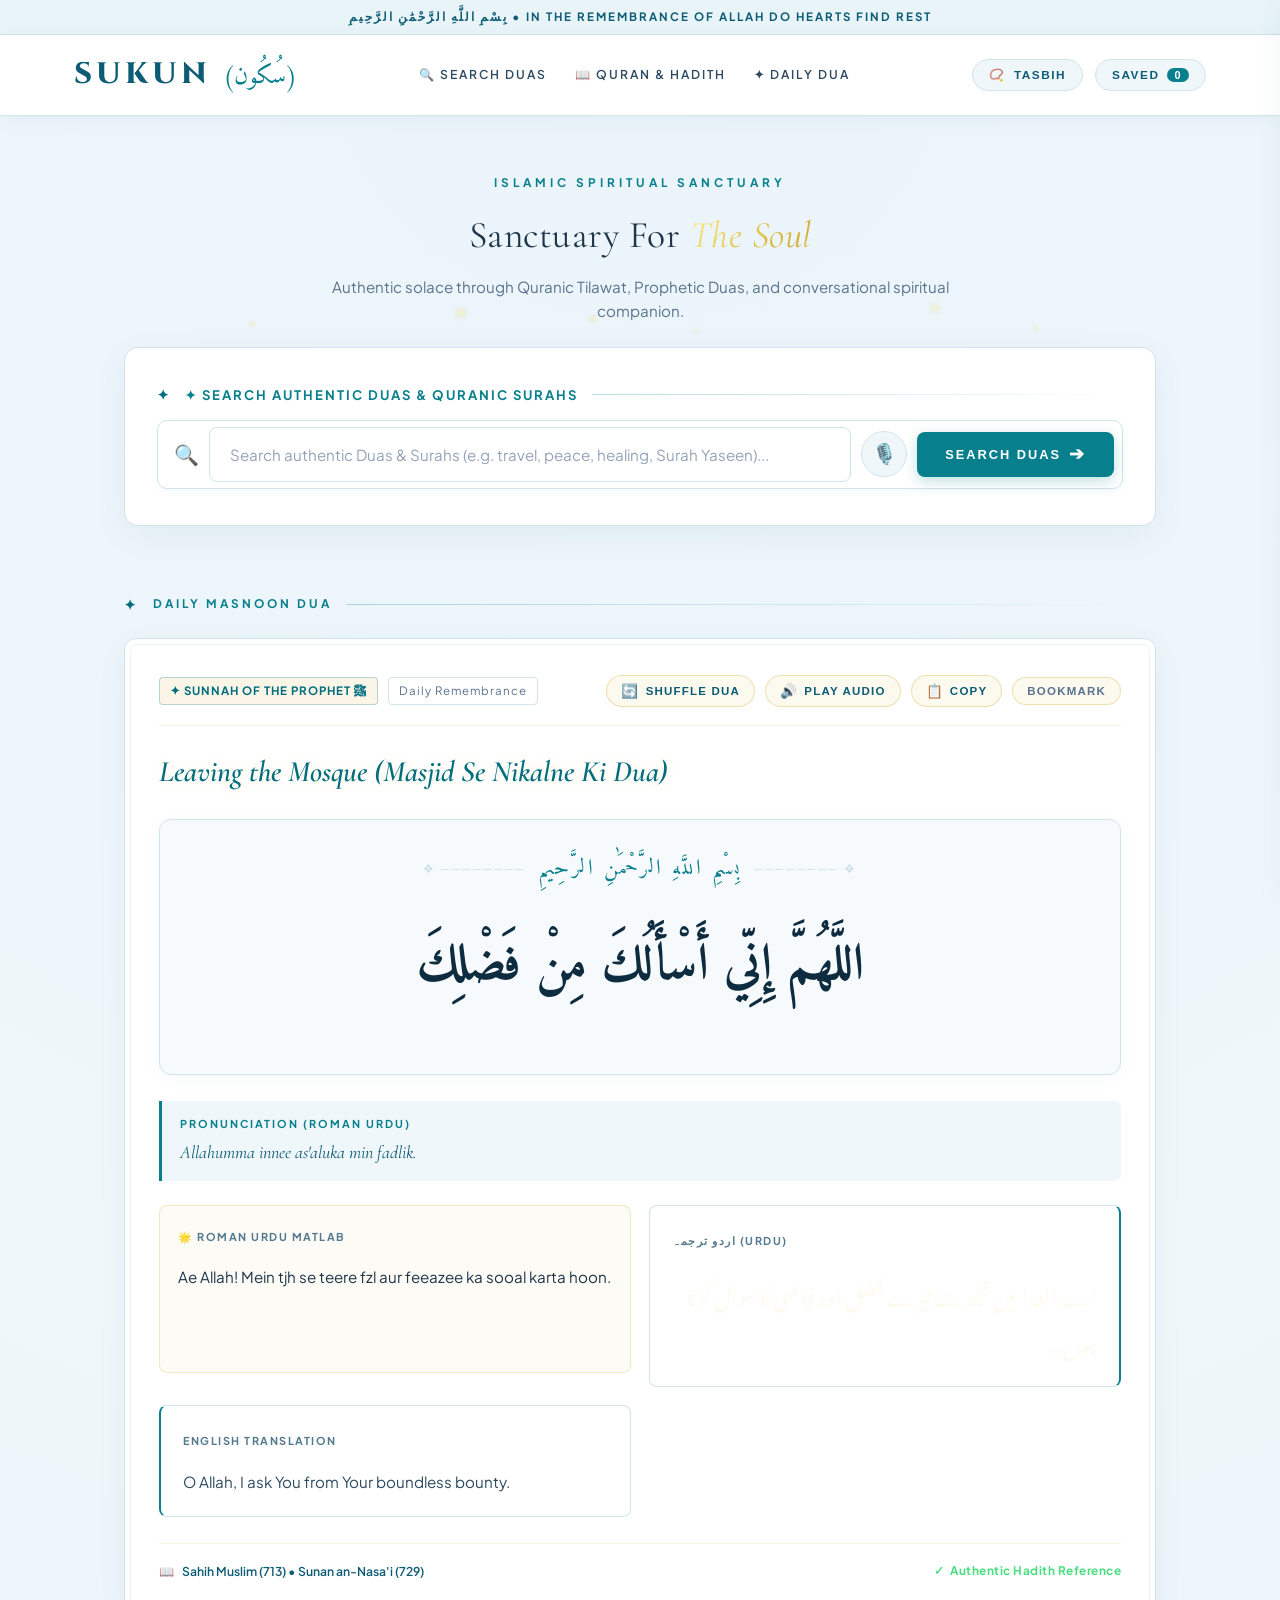
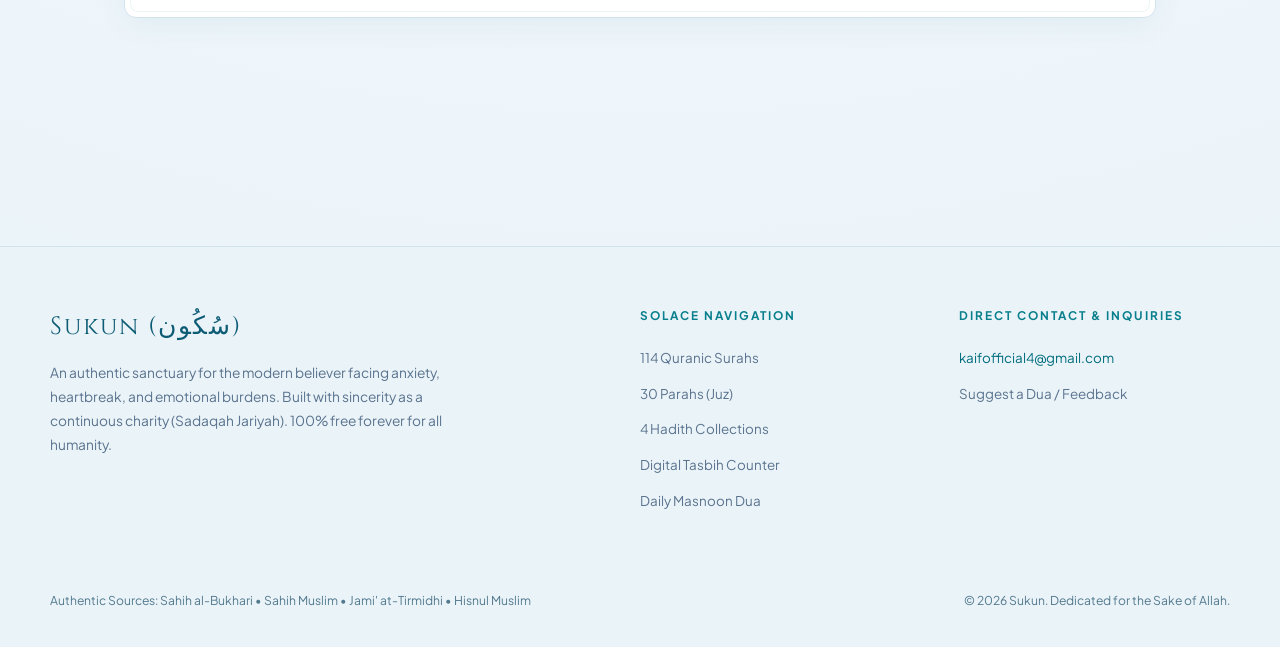
<file: index.html>
<!DOCTYPE html>
<html lang="en" dir="ltr">
<head>
  <meta charset="UTF-8">
  <meta name="viewport" content="width=device-width, initial-scale=1.0">
  <title>Sukun (سُكُون) — Sanctuary for the Soul</title>
  <meta name="description" content="An authentic Islamic spiritual sanctuary offering comfort through Quranic Ayahs, authentic Masnoon Duas, Daily Tilawat, and Digital Tasbih.">
  
  <!-- Master Stylesheet (Royal Midnight & 24k Gold Palette) -->
  <link rel="stylesheet" href="assets/css/style.css">

  <!-- Cloudflare Turnstile Verification API -->
  <script src="https://challenges.cloudflare.com/turnstile/v0/api.js" async defer></script>
</head>
<body>

  <!-- Top Announcement Ribbon -->
  <div class="top-ribbon">
    بِسْمِ اللَّهِ الرَّحْمَٰنِ الرَّحِيمِ • IN THE REMEMBRANCE OF ALLAH DO HEARTS FIND REST
  </div>

  <!-- Main Navigation Bar -->
  <header class="site-header">
    <div class="nav-container">
      <a href="#" class="brand-logo">
        <span class="brand-name">Sukun</span>
        <span class="brand-arabic">(سُكُون)</span>
      </a>

      <nav class="nav-menu">
        <a href="#find-solution" onclick="focusSearchInput()" class="nav-link">
          <span style="color: var(--gold-bright);">🔍</span> Search Duas
        </a>
        <a href="javascript:void(0)" onclick="openQuranDrawer('surahs')" class="nav-link">
          <span>📖</span> Quran &amp; Hadith
        </a>
        <a href="#daily-dua" class="nav-link">
          <span>✦</span> Daily Dua
        </a>
      </nav>

      <div class="nav-actions">
        <!-- 1. Digital Tasbih Button (Dedicated Popup - Single instance, no duplicate) -->
        <button onclick="openTasbihModal()" class="nav-btn nav-tasbih-btn" title="Digital Tasbih Counter">
          <span class="nav-btn-icon">📿</span> <span class="nav-btn-label">Tasbih</span>
        </button>



        <!-- 3. Saved Duas -->
        <button onclick="openModal('saved')" class="nav-btn" title="Saved Sanctuary Duas">
          <span>Saved</span>
          <span id="savedCounter" class="badge-count">0</span>
        </button>

        <!-- Mobile Menu Toggle Button (Hamburger) -->
        <button id="mobileMenuBtn" class="mobile-menu-btn" onclick="toggleMobileMenu()" aria-label="Toggle Navigation Menu">
          <span class="hamburger-line"></span>
          <span class="hamburger-line"></span>
          <span class="hamburger-line"></span>
        </button>
      </div>
    </div>

    <!-- Mobile Slide-Down Navigation Drawer -->
    <div id="mobileNavDrawer" class="mobile-nav-drawer">
      <nav class="mobile-nav-list">
        <a href="#find-solution" class="mobile-nav-link" onclick="closeMobileMenu(); focusSearchInput();">
          <span class="nav-item-icon">🔍</span>
          <div class="nav-item-text">
            <span class="nav-item-title">Search Duas &amp; Surahs</span>
            <span class="nav-item-sub">Voice Search &amp; Prophetic Remedies</span>
          </div>
        </a>
        <a href="javascript:void(0)" class="mobile-nav-link" onclick="closeMobileMenu(); openQuranDrawer('surahs');">
          <span class="nav-item-icon">📖</span>
          <div class="nav-item-text">
            <span class="nav-item-title">114 Quranic Surahs</span>
            <span class="nav-item-sub">Tilawat, Ayahs & Neki Tracker</span>
          </div>
        </a>
        <a href="javascript:void(0)" class="mobile-nav-link" onclick="closeMobileMenu(); openQuranDrawer('parahs');">
          <span class="nav-item-icon">📜</span>
          <div class="nav-item-text">
            <span class="nav-item-title">30 Parahs (Juz)</span>
            <span class="nav-item-sub">Full Quran Parah Navigation</span>
          </div>
        </a>
        <a href="javascript:void(0)" class="mobile-nav-link" onclick="closeMobileMenu(); openQuranDrawer('hadith');">
          <span class="nav-item-icon">📚</span>
          <div class="nav-item-text">
            <span class="nav-item-title">4 Hadith Collections</span>
            <span class="nav-item-sub">Bukhari, Muslim, Tirmidhi, Abu Dawood</span>
          </div>
        </a>
        <a href="javascript:void(0)" class="mobile-nav-link" onclick="closeMobileMenu(); openTasbihModal();">
          <span class="nav-item-icon">📿</span>
          <div class="nav-item-text">
            <span class="nav-item-title">Digital Tasbih Counter</span>
            <span class="nav-item-sub">Continuous Dhikr & Haptic Counter</span>
          </div>
        </a>
        <a href="#daily-dua" class="mobile-nav-link" onclick="closeMobileMenu()">
          <span class="nav-item-icon">✦</span>
          <div class="nav-item-text">
            <span class="nav-item-title">Daily Masnoon Dua</span>
            <span class="nav-item-sub">Prophetic Morning & Evening Remembrances</span>
          </div>
        </a>
      </nav>
    </div>
  </header>

  <!-- Main Content Wrapper -->
  <main class="main-wrapper">

    <!-- 1. COMPACT MINIMALIST HERO & TOP SEARCH HUB -->
    <section id="find-solution" class="section-block top-sanctuary-hub">
      <div class="compact-hero-header reveal-on-scroll">
        <!-- Floating Celestial Noor Particles -->
        <div class="noor-particles-container" aria-hidden="true">
          <span class="noor-particle np-1"></span>
          <span class="noor-particle np-2"></span>
          <span class="noor-particle np-3"></span>
          <span class="noor-particle np-4"></span>
          <span class="noor-particle np-5"></span>
          <span class="noor-particle np-6"></span>
        </div>
        <div class="hero-subtitle">ISLAMIC SPIRITUAL SANCTUARY</div>
        <h1 class="compact-hero-title">
          Sanctuary For <span>The Soul</span>
        </h1>
        <p class="compact-hero-desc">
          Authentic solace through Quranic Tilawat, Prophetic Duas, and conversational spiritual companion.
        </p>
      </div>

      <!-- CENTERPIECE SEARCH & VOICE HUB -->
      <div class="search-container clean-search-hub reveal-on-scroll">
        <div class="section-label" style="text-align: center; margin-bottom: 14px; font-size: 0.82rem; letter-spacing: 2px;">
          ✦ SEARCH AUTHENTIC DUAS &amp; QURANIC SURAHS
        </div>

        <div class="search-input-wrapper">
          <span class="search-leading-icon">🔍</span>
          <input 
            type="text" 
            id="searchQuery"
            placeholder="Search authentic Duas &amp; Surahs (e.g. travel, peace, healing, Surah Yaseen)..."
            class="search-input-box elder-friendly-input"
            autocomplete="off"
          />
          <!-- Voice Search Microphone Button -->
          <button 
            id="voiceSearchBtn" 
            type="button" 
            onclick="toggleVoiceSearch()" 
            class="voice-mic-btn" 
            title="Voice Search (Tap to Speak)"
            aria-label="Voice Search"
          >
            <span class="mic-icon">🎙️</span>
            <span class="mic-wave"></span>
          </button>
          <!-- Prominent Search Button (Desktop & Tablet) -->
          <button 
            type="button" 
            id="mainSearchBtn" 
            onclick="executeSearch(null, true, true)" 
            class="primary-btn main-search-action-btn desktop-search-btn"
          >
            <span>SEARCH DUAS</span>
            <span class="search-arrow-icon">➔</span>
          </button>
        </div>

        <!-- Dedicated Full-Width Search Action Button for Mobile Devices -->
        <button 
          type="button" 
          id="mobileMainSearchBtn" 
          onclick="executeSearch(null, true, true)" 
          class="primary-btn mobile-search-action-btn"
        >
          <span>SEARCH DUAS &amp; SURAHS</span>
          <span class="search-arrow-icon">➔</span>
        </button>

        <!-- Voice Recognition Status Banner -->
        <div id="voiceStatusText" class="voice-status-banner" style="display: none;">
          <span class="pulse-dot"></span>
          <span id="voiceStatusMsg">🎙️ Listening... Speak your Dua or Surah name now...</span>
        </div>

        <!-- Cloudflare Turnstile Invisible Bot Shield (Completely hidden from screen) -->
        <div id="turnstileContainer" style="position: absolute; width: 0; height: 0; overflow: hidden; opacity: 0; pointer-events: none;">
          <div id="turnstileWidget" class="cf-turnstile" data-sitekey="0x4AAAAAAF7VYPGNCj2rvvdN" data-size="invisible" data-callback="onTurnstileSuccess"></div>
        </div>

        <!-- Dynamic Solution Result Card & Interactive Conversational AI Hub -->
        <div id="searchResultBox" class="search-result-box" style="display: none; margin-top: 24px;">
          
          <!-- Subtle Loading State for Neural Search -->
          <div id="aiLoadingIndicator" style="display: none; text-align: center; padding: 40px 20px;">
            <div class="ai-loading-spinner"></div>
            <p style="font-family: var(--font-serif); font-size: 1.25rem; font-style: italic; color: var(--gold-bright); margin-top: 14px;">
              Consulting Sacred Scriptures for Solace...
            </p>
            <p style="color: var(--text-muted); font-size: 0.8rem; letter-spacing: 2px; text-transform: uppercase; margin-top: 6px;">
              Authentic Quranic Ayat &amp; Sahih Hadith
            </p>
          </div>

          <!-- Main Result Content Container -->
          <div id="resultCardContent">
            <!-- Conversational Chat Stream (Interactive Dialogue) -->
            <div id="aiConversationHub" class="ai-conversation-hub">
              <div class="counsel-header">
                <div class="counsel-agent-info">
                  <span class="counsel-avatar">✨</span>
                  <div>
                    <span class="counsel-agent-title">Sukun Spiritual Companion</span>
                    <span class="counsel-live-pill">● Conversational Sanctuary Guidance</span>
                  </div>
                </div>
                <button onclick="clearConversation()" class="clear-convo-btn" title="Reset Conversation">
                  <span>↺ New Topic</span>
                </button>
              </div>

              <!-- Message History Bubbles -->
              <div id="chatMessagesList" class="chat-messages-list">
                <!-- Initial or Dynamic messages will be inserted here -->
              </div>

              <!-- Follow-Up Chat Input Bar -->
              <div class="chat-followup-row">
                <input 
                  type="text" 
                  id="chatFollowUpInput" 
                  placeholder="Ask a follow-up question or share how you feel..." 
                  class="chat-followup-input"
                  onkeydown="if(event.key === 'Enter') sendFollowUpMessage();"
                />
                <button onclick="sendFollowUpMessage()" class="chat-send-btn" title="Send Follow-up">
                  <span>Send</span> ➔
                </button>
              </div>
            </div>

            <!-- Authentic Scripture Mihrab Card (Always accompanying the counsel) -->
            <div id="scriptureCardWrapper" class="scripture-card-wrapper" style="margin-top: 20px;">
              <div class="card-meta-header">
                <div class="card-badge-row">
                  <span class="sunnah-badge">✦ Prophetic Spiritual Remedy</span>
                </div>
                <div class="card-actions">
                  <button onclick="openModal('waqia')" class="action-pill-btn">
                    <span class="btn-icon">📜</span> Read Hadith &amp; Story
                  </button>
                  <button id="resultAudioBtn" onclick="playDuaAudio('result')" class="action-pill-btn">
                    <span class="btn-icon">🔊</span> Play Audio
                  </button>
                  <button onclick="copyDuaText('result')" class="action-pill-btn">
                    <span class="btn-icon">📋</span> Copy
                  </button>
                  <button id="resultSaveBtn" onclick="toggleSaveResult()" class="action-pill-btn">
                    <span class="btn-icon">🔖</span> Bookmark
                  </button>
                </div>
              </div>

              <h3 id="resultTitle" class="dua-title">Result Title</h3>

              <div class="arabic-mihrab-frame">
                <div id="resultArabic" class="arabic-display"></div>
              </div>

              <div class="pronunciation-bar">
                <span class="pronunciation-tag">Pronunciation (Roman Urdu)</span>
                <p id="resultRoman" class="roman-pronunciation"></p>
              </div>

              <div class="translations-container">
                <div class="translation-hinglish-card">
                  <div class="translation-header">
                    <span class="lang-tag">🌟 Roman Urdu Matlab</span>
                  </div>
                  <p id="resultHinglish" class="translation-hinglish"></p>
                </div>

                <div class="translation-urdu-card">
                  <div class="translation-header">
                    <span class="lang-tag">اردو ترجمہ (Urdu)</span>
                  </div>
                  <p id="resultUrdu" class="translation-urdu"></p>
                </div>

                <div class="translation-english-card">
                  <div class="translation-header">
                    <span class="lang-tag">English Translation</span>
                  </div>
                  <p id="resultEnglish" class="translation-english"></p>
                </div>
              </div>

              <div class="card-footer-meta">
                <div class="ref-badge">
                  <span>📖</span>
                  <span id="resultRef">Reference</span>
                </div>
                <div class="verification-pill">
                  <span>✓</span> Verified Source
                </div>
              </div>
            </div>

          </div>
        </div>
      </div>
    </section>

    <!-- 2. SECTION: DAILY MASNOON DUA -->
    <section id="daily-dua" class="section-block reveal-on-scroll">
      <div class="section-label">Daily Masnoon Dua</div>

      <div class="daily-dua-card">
        <!-- Top Meta Header & Actions -->
        <div class="card-meta-header">
          <div class="card-badge-row">
            <span class="sunnah-badge">✦ Sunnah of the Prophet ﷺ</span>
            <span class="category-badge">Daily Remembrance</span>
          </div>
          <div class="card-actions">
            <button onclick="rotateDailyDua()" class="action-pill-btn" title="Shuffle Dua">
              <span class="btn-icon">🔄</span> Shuffle Dua
            </button>
            <button id="dailyAudioBtn" onclick="playDuaAudio('daily')" class="action-pill-btn" title="Listen to Arabic Recitation">
              <span class="btn-icon">🔊</span> Play Audio
            </button>
            <button onclick="copyDuaText('daily')" class="action-pill-btn" title="Copy to Clipboard">
              <span class="btn-icon">📋</span> Copy
            </button>
            <button id="dailySaveBtn" onclick="toggleSaveDaily()" class="action-pill-btn" title="Save to Sanctuary">
              <span class="btn-icon">🔖</span> Bookmark
            </button>
          </div>
        </div>

        <!-- Dua Title -->
        <h2 id="dailyDuaTitle" class="dua-title">Morning Sunnah: Commencing the Day with Barakah</h2>

        <!-- Illuminated Mihrab Calligraphy Plaque -->
        <div class="arabic-mihrab-frame">
          <div class="mihrab-arch-accent">
            <span class="ornament-line">❖ ────────</span>
            <span class="bismillah-callout">بِسْمِ اللَّهِ الرَّحْمَٰنِ الرَّحِيمِ</span>
            <span class="ornament-line">──────── ❖</span>
          </div>
          <div id="dailyDuaArabic" class="arabic-display">
            اللَّهُمَّ بِكَ أَصْبَحْنَا، وَبِكَ أَمْسَيْنَا، وَبِكَ نَحْيَا، وَبِكَ نَمُوتُ، وَإِلَيْكَ النُّشُورُ
          </div>
        </div>

        <!-- Pronunciation / Transliteration Bar -->
        <div class="pronunciation-bar">
          <span class="pronunciation-tag">Pronunciation (Roman Urdu)</span>
          <p id="dailyDuaRoman" class="roman-pronunciation">
            Allahumma bika asbahnaa, wa bika amsaynaa, wa bika nahyaa, wa bika namootu, wa ilaikan-nushoor.
          </p>
        </div>

        <!-- Translations Container (Hinglish, Urdu & English Panels) -->
        <div class="translations-container">
          <div class="translation-hinglish-card">
            <div class="translation-header">
              <span class="lang-tag">🌟 Roman Urdu Matlab</span>
            </div>
            <p id="dailyDuaHinglish" class="translation-hinglish">
              Aye Allah! Teri hi taufeeq se humne subah ki, aur Teri hi taufeeq se shaam ki, aur Tere hi hukm se hum jeete hain aur marte hain, aur Teri hi taraf dobara jee uthna hai.
            </p>
          </div>

          <div class="translation-urdu-card">
            <div class="translation-header">
              <span class="lang-tag">اردو ترجمہ (Urdu)</span>
            </div>
            <p id="dailyDuaUrdu" class="translation-urdu">
              اے اللہ! تیری ہی توفیق سے ہم نے صبح کی، تیری ہی توفیق سے شام کی، تیرے ہی حکم سے ہم جیتے ہیں اور مرتے ہیں، اور تیری ہی طرف دوبارہ جی اٹھنا ہے۔
            </p>
          </div>

          <div class="translation-english-card">
            <div class="translation-header">
              <span class="lang-tag">English Translation</span>
            </div>
            <p id="dailyDuaEnglish" class="translation-english">
              O Allah, by You we enter the morning and by You we enter the evening, by You we live and by You we die, and unto You is the resurrection.
            </p>
          </div>
        </div>

        <!-- Card Footer Meta & Verified Authentic Badge -->
        <div class="card-footer-meta">
          <div class="ref-badge">
            <span>📖</span>
            <span id="dailyDuaRef">Sunan at-Tirmidhi (3391) • Sahih</span>
          </div>
          <div class="verification-pill">
            <span>✓</span> Authentic Hadith Reference
          </div>
        </div>
      </div>
    </section>

  </main>

  <!-- 5. MASTER EDITORIAL FOOTER -->
  <footer class="site-footer">
    <div class="footer-container">
      <div>
        <div class="footer-brand">Sukun (سُكُون)</div>
        <p class="footer-desc">
          An authentic sanctuary for the modern believer facing anxiety, heartbreak, and emotional burdens. Built with sincerity as a continuous charity (Sadaqah Jariyah). 100% free forever for all humanity.
        </p>
      </div>

      <div>
        <div class="footer-heading">Solace Navigation</div>
        <ul class="footer-links">
          <li><a href="javascript:void(0)" onclick="openQuranDrawer('surahs')">114 Quranic Surahs</a></li>
          <li><a href="javascript:void(0)" onclick="openQuranDrawer('parahs')">30 Parahs (Juz)</a></li>
          <li><a href="javascript:void(0)" onclick="openQuranDrawer('hadith')">4 Hadith Collections</a></li>
          <li><a href="javascript:void(0)" onclick="openTasbihModal()">Digital Tasbih Counter</a></li>
          <li><a href="#daily-dua">Daily Masnoon Dua</a></li>
        </ul>
      </div>

      <div>
        <div class="footer-heading">Direct Contact & Inquiries</div>
        <ul class="footer-links">
          <li><a href="mailto:kaifofficial4@gmail.com" style="color: var(--gold-bright);">kaifofficial4@gmail.com</a></li>
          <li><a href="javascript:void(0)" onclick="openModal('contact')">Suggest a Dua / Feedback</a></li>
        </ul>
      </div>
    </div>

    <div class="footer-bottom-bar">
      <div>
        Authentic Sources: Sahih al-Bukhari • Sahih Muslim • Jami' at-Tirmidhi • Hisnul Muslim
      </div>
      <div>
        © 2026 Sukun. Dedicated for the Sake of Allah.
      </div>
    </div>
  </footer>

  <!-- GLOBAL READER & CONTACT MODAL -->
  <div id="globalModal" class="modal-overlay" style="display: none;">
    <div class="modal-content">
      <div class="modal-nav-header-row">
        <button id="modalBackBtn" onclick="navigateModalBack()" class="modal-back-btn" title="Back to Library">
          <span style="font-size: 1.05rem; line-height: 1;">⬅</span>
          <span id="modalBackBtnText">Back to Library (لائبریری)</span>
        </button>
        <button onclick="closeModal()" class="modal-close" title="Close to Home Page">✕</button>
      </div>
      <h3 id="modalTitle" style="font-family: var(--font-serif); font-size: 1.55rem; font-style: italic; color: var(--gold-bright); margin-bottom: 24px; padding-bottom: 14px; border-bottom: 1px solid var(--border-gold);">Title</h3>
      <div id="modalBody"></div>
    </div>
  </div>

  <!-- DEDICATED DIGITAL TASBIH MODAL (On-Demand Popup) -->
  <div id="tasbihModal" class="modal-overlay" style="display: none;">
    <div class="modal-content tasbih-modal-dialog">
      <button onclick="closeTasbihModal()" class="modal-close" title="Close">✕</button>
      
      <div class="tasbih-modal-header">
        <span class="tasbih-modal-icon">📿</span>
        <div>
          <h3 class="tasbih-modal-title">Digital Tasbih Sanctuary</h3>
          <p class="tasbih-modal-sub">Continuous Dhikr, Mindfulness &amp; Haptic Counter</p>
        </div>
      </div>

      <div class="tasbih-card tasbih-modal-body">
        <!-- Dhikr Selection Dropdown -->
        <select id="tasbihSelect" class="tasbih-dhikr-select" onchange="changeDhikr(this.value)">
          <option value="0">SubhanAllah (سُبْحَانَ اللَّهِ)</option>
          <option value="1">Alhamdulillah (الْحَمْدُ لِلَّهِ)</option>
          <option value="2">Allahu Akbar (اللَّهُ أَكْبَرُ)</option>
          <option value="3">Astaghfirullah (أَسْتَغْفِرُ اللَّهَ)</option>
          <option value="4">La ilaha illallah (لَا إِلَٰهَ إِلَّا اللَّهُ)</option>
          <option value="5">Durood Ibrahim (اللَّهُمَّ صَلِّ عَلَىٰ مُحَمَّدٍ)</option>
        </select>

        <div id="tasbihArabic" class="tasbih-dhikr-name">سُبْحَانَ اللَّهِ</div>
        <div id="tasbihMeaning" class="tasbih-dhikr-meaning">Glory be to Allah — Perfect beyond all imperfection</div>

        <!-- Large Counter Display -->
        <div id="tasbihCount" class="tasbih-display">00</div>
        <div id="tasbihMeta" class="tasbih-target-label">Target: 33 • Completed: 0 Rounds</div>

        <!-- Giant Interactive Tap Button -->
        <button id="tasbihTapBtn" onclick="incrementTasbih()" class="tasbih-tap-button">
          TAP (+1)
        </button>

        <!-- Presets Row -->
        <div class="tasbih-presets">
          <button id="preset-33" onclick="setTasbihPreset(33)" class="preset-btn active">33 Presets</button>
          <button id="preset-100" onclick="setTasbihPreset(100)" class="preset-btn">100 Presets</button>
          <button onclick="setCustomTarget()" class="preset-btn">Custom Target</button>
          <button id="preset-0" onclick="setTasbihPreset(0)" class="preset-btn">Unlimited (∞)</button>
        </div>

        <!-- Controls Row -->
        <div class="tasbih-controls-row">
          <button onclick="resetTasbih()" class="tasbih-ctrl-btn">Reset</button>
          <button id="tasbihSoundBtn" onclick="toggleTasbihSound()" class="tasbih-ctrl-btn">Sound: ON</button>
          <button id="tasbihVibrateBtn" onclick="toggleTasbihVibrate()" class="tasbih-ctrl-btn">Vibrate: ON</button>
        </div>
      </div>
    </div>
  </div>

  <!-- OFF-CANVAS SLIDE-OUT QURAN & HADITH DRAWER -->
  <div id="quranDrawerOverlay" class="drawer-overlay" onclick="closeQuranDrawer()" style="display: none;"></div>
  
  <aside id="quranDrawer" class="quran-slide-drawer" aria-label="Quran and Hadith Library">
    <!-- Drawer Top Bar -->
    <div class="drawer-header">
      <div class="drawer-title-box">
        <span class="drawer-icon">📖</span>
        <div>
          <h2 class="drawer-heading">Sacred Scriptures Library</h2>
          <p class="drawer-subheading">114 Surahs • 30 Parahs • 4 Authentic Hadith Collections</p>
        </div>
      </div>
      <button onclick="closeQuranDrawer()" class="drawer-close-btn" title="Close Library">✕</button>
    </div>

    <!-- Drawer Navigation Tabs -->
    <div class="drawer-tabs-row">
      <button id="drawerTabSurahs" onclick="switchDrawerTab('surahs')" class="drawer-tab-btn active">
        <span>📖 114 Surahs</span>
      </button>
      <button id="drawerTabParahs" onclick="switchDrawerTab('parahs')" class="drawer-tab-btn">
        <span>📜 30 Parahs (Juz)</span>
      </button>
      <button id="drawerTabHadith" onclick="switchDrawerTab('hadith')" class="drawer-tab-btn">
        <span>📚 4 Hadith Books</span>
      </button>
    </div>

    <!-- Quick Filter Search Box inside Drawer -->
    <div class="drawer-search-box">
      <span class="drawer-search-icon">🔍</span>
      <input 
        type="text" 
        id="drawerFilterInput" 
        placeholder="Filter by name, number, or keyword..." 
        class="drawer-filter-input"
        oninput="filterDrawerContent(this.value)"
      />
    </div>

    <!-- Drawer Content Views -->
    <div class="drawer-scroll-container">
      <!-- 1. Surahs List View -->
      <div id="drawerSurahsView" class="drawer-tab-content active">
        <div class="drawer-view-info">
          <span>Complete 114 Surahs with Tilawat Audio &amp; Ayah-by-Ayah Verse Blessings</span>
        </div>
        <div id="drawerSurahsGrid" class="drawer-items-list">
          <!-- Populated dynamically via JS -->
        </div>
      </div>

      <!-- 2. Parahs (Juz) List View -->
      <div id="drawerParahsView" class="drawer-tab-content" style="display: none;">
        <div class="drawer-view-info">
          <span>All 30 Parahs (Juz) with Arabic titles, Ayah boundaries &amp; Audio Recitation</span>
        </div>
        <div id="drawerParahsGrid" class="drawer-items-list">
          <!-- Populated dynamically via JS -->
        </div>
      </div>

      <!-- 3. Hadith Collections View -->
      <div id="drawerHadithView" class="drawer-tab-content" style="display: none;">
        <div class="drawer-view-info">
          <span>Four Pillars of Hadith: Bukhari, Muslim, Tirmidhi &amp; Abu Dawood</span>
        </div>
        <div id="drawerHadithGrid" class="drawer-items-list">
          <!-- Populated dynamically via JS -->
        </div>
      </div>
    </div>
  </aside>

  <!-- Core Scripts -->
  <script src="assets/js/surah-registry.js?v=3.3"></script>
  <script src="assets/js/surahs.js?v=3.3"></script>
  <script src="assets/js/main.js?v=3.3"></script>
</body>
</html>
</file>
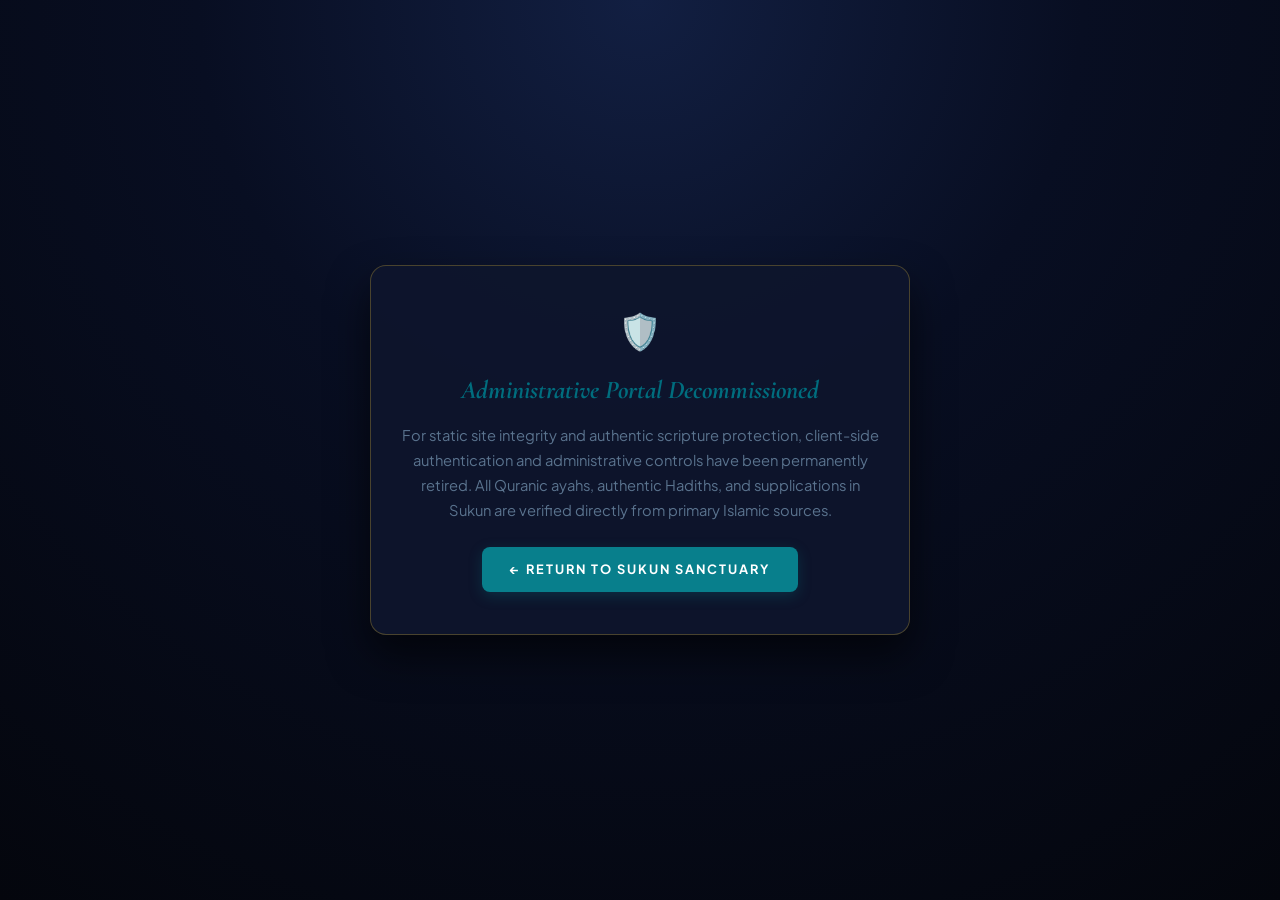
<file: admin.html>
<!DOCTYPE html>
<html lang="en" dir="ltr">
<head>
  <meta charset="UTF-8">
  <meta name="viewport" content="width=device-width, initial-scale=1.0">
  <title>Sukun (سُكُون) — Security Advisory</title>
  <link rel="stylesheet" href="assets/css/style.css">
  <script>
    // Immediately purge any legacy client-side credentials from localStorage
    try {
      ["sukun_auth_session", "sukun_registered_users", "sukun_admin_master_password", "sukun_custom_duas"].forEach(k => {
        localStorage.removeItem(k);
      });
    } catch(e) {}
  </script>
</head>
<body style="background: radial-gradient(circle at 50% 0%, #121f42 0%, #080e22 40%, #04060d 100%); background-color: var(--bg-deep); min-height: 100vh; display: flex; align-items: center; justify-content: center; padding: 20px;">
  <div style="max-width: 540px; width: 100%; background: rgba(14, 22, 45, 0.95); border: 1px solid rgba(212, 175, 55, 0.3); border-radius: 16px; padding: 36px 28px; text-align: center; box-shadow: 0 20px 40px rgba(0,0,0,0.6);">
    <div style="font-size: 2.2rem; margin-bottom: 12px;">🛡️</div>
    <h1 style="font-family: var(--font-serif); font-size: 1.6rem; color: var(--gold-bright); margin-bottom: 12px; font-style: italic;">
      Administrative Portal Decommissioned
    </h1>
    <p style="color: var(--text-muted); font-size: 0.92rem; line-height: 1.7; margin-bottom: 24px;">
      For static site integrity and authentic scripture protection, client-side authentication and administrative controls have been permanently retired. All Quranic ayahs, authentic Hadiths, and supplications in Sukun are verified directly from primary Islamic sources.
    </p>
    <a href="index.html" class="primary-btn" style="display: inline-block; text-decoration: none; padding: 12px 28px;">
      ← Return to Sukun Sanctuary
    </a>
  </div>
</body>
</html>
</file>
<file: assets/css/style.css>
/* ==========================================================================
   SUKUN (سُكُون) — Master Luxury Islamic Design System
   Palette: Royal Midnight Navy (#090e1f, #0c1328), Celestial Obsidian (#050811),
            Lustrous Royal Gold (#d4af37, #fef08a, #f5e8bc), Pearl Ivory (#faf7f0)
   Zero Muddy Brown • Full Mihrab Illumination • Pure Editorial Splendor
   ========================================================================== */

@import url('https://fonts.googleapis.com/css2?family=Amiri:ital,wght@0,400;0,700;1,400&family=Cinzel:wght@600;700;800;900&family=Cormorant+Garamond:ital,wght@0,400;0,600;1,400;1,600&family=Plus+Jakarta+Sans:wght@300;400;500;600;700;800&family=Noto+Nastaliq+Urdu:wght@400;700&display=swap');

:root {
  /* Soft Ice-Blue & Pure White Sanctuary System (Matching reference image) */
  --bg-deep: #f0f7fb;
  --bg-midnight: #e8f3f8;
  --bg-navy-elevated: #dfedf5;
  --bg-card: #ffffff;
  --bg-card-inner: #f7fafc;
  --bg-glass: rgba(255, 255, 255, 0.95);

  /* Deep Ocean Teal & Petroleum Accents */
  --gold-primary: #087f8c;
  --gold-light: #0d5c75;
  --gold-bright: #006d7e;
  --gold-ochre: #0a6c74;
  --gold-muted: #52798e;
  --gold-glow: rgba(8, 127, 140, 0.16);
  --gold-soft-tint: rgba(8, 127, 140, 0.08);

  /* Clean Soft Borders */
  --border-gold: rgba(8, 127, 140, 0.28);
  --border-gold-strong: #087f8c;
  --border-subtle: #d1e3ed;
  --border-navy: #cbdfe9;

  /* Crisp Typography Colors */
  --text-cream: #1e354a;
  --text-ivory: #2d4a60;
  --text-muted: #5a738e;
  --text-dim: #71889c;

  /* Fonts */
  --font-serif: 'Cormorant Garamond', Georgia, serif;
  --font-brand: 'Cinzel', serif;
  --font-arabic: 'Amiri', serif;
  --font-urdu: 'Noto Nastaliq Urdu', serif;
  --font-sans: 'Plus Jakarta Sans', -apple-system, sans-serif;
}

* {
  margin: 0;
  padding: 0;
  box-sizing: border-box;
}

html {
  scroll-behavior: smooth;
}

body {
  background: radial-gradient(circle at 50% 0%, #eaf4fa 0%, #f0f7fb 60%, #e8f2f8 100%);
  background-color: var(--bg-deep);
  color: var(--text-cream);
  font-family: var(--font-sans);
  min-height: 100vh;
  -webkit-font-smoothing: antialiased;
  line-height: 1.6;
}

/* Custom Luxury Scrollbar */
::-webkit-scrollbar {
  width: 6px;
}
::-webkit-scrollbar-track {
  background: var(--bg-deep);
}
::-webkit-scrollbar-thumb {
  background: #192342;
  border-radius: 999px;
  border: 1px solid rgba(212, 175, 55, 0.2);
}
::-webkit-scrollbar-thumb:hover {
  background: var(--gold-primary);
}

/* ================= 1.1 ROYAL LIGHT THEME (Pearl Ivory & Antique Gold) ================= */
body.light-theme {
  --bg-deep: #f7f5ef;
  --bg-midnight: #f0ece1;
  --bg-navy-elevated: #e8e2d4;
  --bg-card: #ffffff;
  --bg-card-inner: #fbf9f4;
  --bg-glass: rgba(255, 255, 255, 0.94);

  /* Antique 24k Gold for Light Mode */
  --gold-primary: #a37218;
  --gold-light: #4a340a;
  --gold-bright: #8a5e0f;
  --gold-ochre: #996515;
  --gold-muted: #6e5831;
  --gold-glow: rgba(163, 114, 24, 0.2);
  --gold-soft-tint: rgba(163, 114, 24, 0.08);

  /* Light Borders */
  --border-gold: rgba(163, 114, 24, 0.35);
  --border-gold-strong: rgba(163, 114, 24, 0.7);
  --border-subtle: rgba(0, 0, 0, 0.08);
  --border-navy: rgba(163, 114, 24, 0.25);

  /* Typography */
  --text-cream: #181d28;
  --text-ivory: #242c3d;
  --text-muted: #525f7a;
  --text-dim: #717d94;

  background: radial-gradient(circle at 50% 0%, #ffffff 0%, #f6f3eb 50%, #eee8db 100%) !important;
  background-color: #f7f5ef !important;
  color: #181d28 !important;
}

body, .site-header, .daily-dua-card, .search-result-box, .essential-card, .tasbih-card, 
.arabic-mihrab-frame, .translation-urdu-card, .translation-english-card, .modal-content {
  transition: background 0.3s ease, color 0.3s ease, border-color 0.3s ease, box-shadow 0.3s ease;
}

body.light-theme .site-header {
  background: rgba(255, 255, 255, 0.94);
  border-bottom: 1px solid rgba(163, 114, 24, 0.25);
  box-shadow: 0 4px 20px rgba(0, 0, 0, 0.04);
}

body.light-theme .nav-link {
  color: #4b5563;
}

body.light-theme .nav-link:hover {
  color: #a37218;
}

body.light-theme .nav-btn {
  background: rgba(163, 114, 24, 0.07);
  border-color: rgba(163, 114, 24, 0.35);
  color: #7c530e;
}

body.light-theme .nav-btn:hover {
  background: rgba(163, 114, 24, 0.16);
  color: #181d28;
}

body.light-theme .brand-name {
  color: #7c530e;
}

body.light-theme .brand-arabic {
  color: #996515;
}

body.light-theme .hero-title {
  color: #181d28;
}

body.light-theme .hero-desc {
  color: #525f7a;
}

body.light-theme .mihrab-gold-border,
body.light-theme .arabic-mihrab-frame {
  background: radial-gradient(ellipse at 50% 30%, #fffdf9 0%, #f7f3eb 100%);
  border-color: rgba(163, 114, 24, 0.45);
  box-shadow: 0 10px 30px rgba(163, 114, 24, 0.12);
}

body.light-theme .arabic-display {
  color: #2b1f0c !important;
  text-shadow: none;
}

body.light-theme .translation-urdu-card,
body.light-theme .translation-english-card {
  background: #fdfbf7;
  border: 1px solid rgba(163, 114, 24, 0.25);
  box-shadow: 0 4px 15px rgba(0, 0, 0, 0.03);
}

body.light-theme .translation-urdu {
  color: #181d28 !important;
}

body.light-theme .translation-english {
  color: #242c3d !important;
}

body.light-theme .pronunciation-bar {
  background: rgba(163, 114, 24, 0.07);
  border: 1px solid rgba(163, 114, 24, 0.25);
}

body.light-theme .roman-pronunciation {
  color: #7c530e;
}

body.light-theme .search-container,
body.light-theme .daily-dua-card,
body.light-theme .search-result-box,
body.light-theme .essential-card,
body.light-theme .tasbih-card,
body.light-theme .modal-content {
  background: #ffffff !important;
  border: 1px solid rgba(163, 114, 24, 0.35) !important;
  box-shadow: 0 16px 45px rgba(163, 114, 24, 0.08), 0 4px 18px rgba(0, 0, 0, 0.04) !important;
}

body.light-theme .search-input-box,
body.light-theme .auth-input {
  background: #fbf9f4 !important;
  border: 1px solid rgba(163, 114, 24, 0.32) !important;
  color: #181d28 !important;
  box-shadow: inset 0 2px 6px rgba(0, 0, 0, 0.04) !important;
}

body.light-theme .search-input-box::placeholder,
body.light-theme .auth-input::placeholder {
  color: #717d94 !important;
}

body.light-theme .search-input-box:focus,
body.light-theme .auth-input:focus {
  border-color: #a37218 !important;
  background: #ffffff !important;
  box-shadow: 0 0 18px rgba(163, 114, 24, 0.25) !important;
}

body.light-theme .privacy-note {
  color: #6e5831 !important;
}

body.light-theme .topic-pill {
  background: #fbf9f4 !important;
  border: 1px solid rgba(163, 114, 24, 0.28) !important;
  color: #374151 !important;
  box-shadow: 0 2px 8px rgba(0, 0, 0, 0.03) !important;
}

body.light-theme .topic-pill:hover {
  background: #f3efe6 !important;
  color: #7c530e !important;
  border-color: #a37218 !important;
}

body.light-theme .essential-title {
  color: #7c530e;
}

body.light-theme .essential-desc {
  color: #525f7a;
}

body.light-theme .tasbih-counter-box {
  background: #fbf9f4;
  border-color: rgba(163, 114, 24, 0.3);
}

body.light-theme .tasbih-tap-button {
  background: radial-gradient(circle at 40% 30%, #ffffff 0%, #f7f3ea 60%, #eee5d3 100%) !important;
  border-color: #a37218 !important;
  color: #7c530e !important;
  box-shadow: 0 15px 35px rgba(163, 114, 24, 0.22), inset 0 2px 4px #ffffff !important;
}

body.light-theme .tasbih-display {
  color: #7c530e;
}

body.light-theme .section-label,
body.light-theme .hero-subtitle {
  color: #a37218 !important;
}

body.light-theme .sunnah-badge {
  background: rgba(163, 114, 24, 0.08) !important;
  border-color: rgba(163, 114, 24, 0.35) !important;
  color: #7c530e !important;
}

body.light-theme .category-badge {
  background: rgba(0, 0, 0, 0.04) !important;
  color: #4b5563 !important;
}

body.light-theme .dua-title {
  color: #7c530e !important;
}

body.light-theme .ref-badge {
  background: rgba(163, 114, 24, 0.08) !important;
  border-color: rgba(163, 114, 24, 0.25) !important;
  color: #6e5831 !important;
}

body.light-theme .action-pill-btn {
  background: rgba(163, 114, 24, 0.07);
  border-color: rgba(163, 114, 24, 0.35);
  color: #7c530e;
}

body.light-theme .action-pill-btn:hover {
  background: rgba(163, 114, 24, 0.18);
  color: #181d28;
}

body.light-theme .site-footer {
  background: #f3efe6;
  border-top-color: rgba(163, 114, 24, 0.25);
}

body.light-theme .footer-title {
  color: #7c530e;
}

body.light-theme .footer-desc,
body.light-theme .footer-link {
  color: #525f7a;
}

body.light-theme .footer-link:hover {
  color: #a37218;
}

body.light-theme .top-ribbon {
  background: linear-gradient(90deg, #ede3cf 0%, #d4af37 50%, #ede3cf 100%) !important;
  color: #4a340a !important;
  text-shadow: none !important;
  border-bottom: 1px solid rgba(163, 114, 24, 0.3) !important;
}

body.light-theme .verification-pill {
  color: #15803d !important;
}

.profile-details-card {
  background: #070c1a;
}

body.light-theme .profile-details-card {
  background: #fbf9f4 !important;
  border-color: rgba(163, 114, 24, 0.3) !important;
}

/* ================= 0.5 AI SPIRITUAL DIALOGUE & COUNSEL BOX ================= */
.ai-counsel-box {
  background: radial-gradient(ellipse at 20% 20%, rgba(26, 41, 84, 0.55) 0%, rgba(10, 16, 36, 0.75) 100%);
  border: 1px solid rgba(212, 175, 55, 0.35);
  border-left: 4px solid var(--gold-bright);
  border-radius: 10px;
  padding: 22px 24px;
  margin-bottom: 24px;
  box-shadow: 0 8px 24px rgba(0, 0, 0, 0.4), inset 0 1px 0 rgba(255, 255, 255, 0.05);
  animation: fadeInCounsel 0.4s ease-out;
}

@keyframes fadeInCounsel {
  from { opacity: 0; transform: translateY(-8px); }
  to { opacity: 1; transform: translateY(0); }
}

.counsel-header {
  display: flex;
  align-items: center;
  justify-content: space-between;
  margin-bottom: 12px;
  padding-bottom: 10px;
  border-bottom: 1px solid rgba(212, 175, 55, 0.18);
}

.counsel-agent-info {
  display: flex;
  align-items: center;
  gap: 12px;
}

.counsel-avatar {
  font-size: 1.25rem;
  width: 34px;
  height: 34px;
  border-radius: 50%;
  background: rgba(212, 175, 55, 0.15);
  border: 1px solid var(--border-gold);
  display: inline-flex;
  align-items: center;
  justify-content: center;
  box-shadow: 0 0 10px rgba(212, 175, 55, 0.2);
}

.counsel-agent-title {
  display: block;
  font-size: 0.82rem;
  font-weight: 700;
  letter-spacing: 1.5px;
  text-transform: uppercase;
  color: var(--gold-bright);
}

.counsel-live-pill {
  display: inline-block;
  font-size: 0.68rem;
  color: #4ade80;
  letter-spacing: 0.5px;
  font-weight: 600;
}

.counsel-speech-bubble {
  font-size: 1.02rem;
  line-height: 1.85;
  color: #f1f5f9;
  margin: 0;
  font-family: var(--font-sans);
  font-style: italic;
  letter-spacing: 0.2px;
}

/* Light Theme overrides for Counsel Box */
body.light-theme .ai-counsel-box {
  background: radial-gradient(ellipse at 20% 20%, #fffdf8 0%, #fbf8f0 100%) !important;
  border-color: rgba(163, 114, 24, 0.35) !important;
  border-left: 4px solid #a37218 !important;
  box-shadow: 0 8px 24px rgba(163, 114, 24, 0.08) !important;
}

body.light-theme .counsel-header {
  border-bottom-color: rgba(163, 114, 24, 0.18) !important;
}

body.light-theme .counsel-avatar {
  background: rgba(163, 114, 24, 0.1) !important;
  border-color: rgba(163, 114, 24, 0.3) !important;
}

body.light-theme .counsel-agent-title {
  color: #7c530e !important;
}

body.light-theme .counsel-live-pill {
  color: #15803d !important;
}

body.light-theme .counsel-speech-bubble {
  color: #1e293b !important;
}

/* ================= 0.6 QURAN TILAWAT SANCTUARY READER ================= */
.modal-content.quran-reader-modal {
  max-width: 860px;
  max-height: 92vh;
}

.surah-audio-bar {
  background: rgba(212, 175, 55, 0.08);
  border: 1px solid var(--border-gold);
  padding: 14px 20px;
  border-radius: 8px;
  margin-bottom: 22px;
  display: flex;
  align-items: center;
  justify-content: space-between;
  gap: 15px;
  flex-wrap: wrap;
}

.surah-tabs-bar {
  display: flex;
  gap: 10px;
  margin-bottom: 20px;
  border-bottom: 1px solid rgba(212, 175, 55, 0.2);
  padding-bottom: 12px;
  flex-wrap: wrap;
}

.tilawat-tab-btn {
  background: rgba(212, 175, 55, 0.08);
  border: 1px solid var(--border-gold);
  color: var(--gold-light);
  padding: 8px 16px;
  border-radius: 6px;
  font-size: 0.8rem;
  font-weight: 700;
  cursor: pointer;
  transition: all 0.2s ease;
}

.tilawat-tab-btn.active {
  background: var(--gold-bright);
  color: #060a16;
  border-color: var(--gold-bright);
}

.quran-ayah-card {
  padding: 22px 0;
  border-bottom: 1px solid rgba(212, 175, 55, 0.15);
  transition: background 0.2s ease;
}

.quran-ayah-card:hover {
  background: rgba(212, 175, 55, 0.02);
}

.ayah-badge {
  background: rgba(212, 175, 55, 0.12);
  color: var(--gold-bright);
  border: 1px solid var(--border-gold);
  font-size: 0.75rem;
  font-weight: 700;
  padding: 4px 12px;
  border-radius: 999px;
  letter-spacing: 1px;
}

.ayah-arabic-text {
  font-family: var(--font-arabic);
  font-size: 1.85rem;
  color: #fef08a;
  text-align: right;
  direction: rtl;
  line-height: 2.4;
  margin-bottom: 14px;
}

.ayah-roman-bar {
  background: rgba(212, 175, 55, 0.06);
  border-left: 2px solid var(--gold-bright);
  border-radius: 0 6px 6px 0;
  padding: 8px 14px;
  margin: 10px 0 12px;
}

.ayah-roman-tag {
  font-size: 0.68rem;
  letter-spacing: 1.5px;
  text-transform: uppercase;
  color: var(--gold-bright);
  font-weight: 700;
  display: block;
  margin-bottom: 3px;
  font-family: var(--font-sans);
}

.ayah-roman-text {
  color: var(--text-cream);
  font-size: 0.92rem;
  font-style: italic;
  line-height: 1.65;
  margin: 0;
}

.ayah-urdu-text {
  color: var(--text-cream);
  font-size: 1.05rem;
  line-height: 1.9;
  margin-bottom: 8px;
  direction: rtl;
  text-align: right;
}

.ayah-english-text {
  color: var(--text-muted);
  font-size: 0.92rem;
  line-height: 1.7;
}

.mushaf-continuous-text {
  font-family: var(--font-arabic);
  font-size: 2rem;
  color: #fef08a;
  text-align: justify;
  direction: rtl;
  line-height: 2.6;
  padding: 16px;
  background: rgba(0, 0, 0, 0.25);
  border-radius: 8px;
  border: 1px solid rgba(212, 175, 55, 0.2);
}

.mushaf-ayah-num {
  display: inline-block;
  color: var(--gold-bright);
  font-size: 1.25rem;
  margin: 0 8px;
  user-select: none;
}

/* Light Theme overrides for Quran Reader */
body.light-theme .surah-audio-bar {
  background: #fbf8f0 !important;
  border-color: rgba(163, 114, 24, 0.3) !important;
}

body.light-theme .tilawat-tab-btn {
  background: #fdfbf7 !important;
  border-color: rgba(163, 114, 24, 0.3) !important;
  color: #7c530e !important;
}

body.light-theme .tilawat-tab-btn.active {
  background: #a37218 !important;
  color: #ffffff !important;
  border-color: #a37218 !important;
}

body.light-theme .ayah-badge {
  background: rgba(163, 114, 24, 0.1) !important;
  color: #7c530e !important;
  border-color: rgba(163, 114, 24, 0.3) !important;
}

body.light-theme .ayah-arabic-text {
  color: #2b1f0c !important;
}

body.light-theme .ayah-roman-bar {
  background: rgba(163, 114, 24, 0.08) !important;
  border-left: 2px solid #b45309 !important;
}

body.light-theme .ayah-roman-tag {
  color: #b45309 !important;
}

body.light-theme .ayah-roman-text {
  color: #1e293b !important;
}

body.light-theme .ayah-urdu-text {
  color: #181d28 !important;
}

body.light-theme .ayah-english-text {
  color: #475569 !important;
}

body.light-theme .mushaf-continuous-text {
  background: #fcfaf5 !important;
  color: #2b1f0c !important;
  border-color: rgba(163, 114, 24, 0.25) !important;
}

body.light-theme .mushaf-ayah-num {
  color: #a37218 !important;
}

/* ================= 1. TOP ANNOUNCEMENT RIBBON ================= */
.top-ribbon {
  background: #e8f4f8;
  color: #0d5c75;
  text-align: center;
  padding: 8px 16px;
  font-size: 0.72rem;
  font-weight: 700;
  letter-spacing: 2px;
  text-transform: uppercase;
  border-bottom: 1px solid #d1e3ed;
  text-shadow: none;
}

/* ================= 2. NAVBAR ================= */
.site-header {
  border-bottom: 1px solid #d1e3ed;
  background: rgba(255, 255, 255, 0.96);
  backdrop-filter: blur(16px);
  position: sticky;
  top: 0;
  z-index: 50;
  box-shadow: 0 4px 20px rgba(13, 92, 117, 0.05);
}

.nav-container {
  max-width: 1180px;
  margin: 0 auto;
  padding: 16px 24px;
  display: flex;
  align-items: center;
  justify-content: space-between;
}

.brand-logo {
  display: flex;
  align-items: baseline;
  gap: 12px;
  text-decoration: none;
}

.brand-name {
  font-family: var(--font-brand);
  font-size: 1.85rem;
  font-weight: 800;
  letter-spacing: 4px;
  color: #0d5c75;
  text-transform: uppercase;
  text-shadow: none;
}

.brand-arabic {
  font-family: var(--font-arabic);
  font-size: 1.55rem;
  color: #087f8c;
}

.nav-menu {
  display: flex;
  align-items: center;
  gap: 28px;
}

.nav-link {
  color: #2d4a60;
  text-decoration: none;
  font-size: 0.76rem;
  letter-spacing: 2px;
  text-transform: uppercase;
  font-weight: 600;
  transition: all 0.2s ease;
  position: relative;
  padding: 4px 0;
}

.nav-link:hover {
  color: #087f8c;
}

.nav-link::after {
  content: '';
  position: absolute;
  bottom: 0;
  left: 0;
  width: 0;
  height: 2px;
  background: #087f8c;
  transition: width 0.2s ease;
}

.nav-link:hover::after {
  width: 100%;
}

.nav-actions {
  display: flex;
  align-items: center;
  gap: 12px;
}

.nav-btn {
  background: #f0f7fb;
  border: 1px solid #d1e3ed;
  color: #0d5c75;
  padding: 8px 16px;
  border-radius: 999px;
  font-size: 0.74rem;
  letter-spacing: 1.5px;
  text-transform: uppercase;
  font-weight: 700;
  cursor: pointer;
  display: inline-flex;
  align-items: center;
  gap: 8px;
  transition: all 0.2s ease;
}

.nav-btn:hover {
  background: #e2edf5;
  border-color: #087f8c;
  color: #087f8c;
  box-shadow: 0 2px 10px rgba(8, 127, 140, 0.15);
  transform: translateY(-1px);
}

.nav-search-btn {
  background: rgba(8, 127, 140, 0.1);
  border-color: #087f8c;
  color: #087f8c;
}

.nav-search-btn:hover {
  background: #087f8c;
  color: #ffffff;
  box-shadow: 0 0 16px rgba(8, 127, 140, 0.3);
}

.badge-count {
  background: #087f8c;
  color: #ffffff;
  padding: 1px 7px;
  border-radius: 999px;
  font-size: 0.68rem;
  font-weight: 800;
}

/* ================= 3. HERO SECTION ================= */
.main-wrapper {
  max-width: 1080px;
  margin: 0 auto;
  padding: 48px 24px 80px;
}

.hero-header {
  text-align: center;
  margin-bottom: 56px;
  position: relative;
}

.hero-header::before {
  content: '❖';
  display: block;
  font-size: 1.1rem;
  color: var(--gold-primary);
  margin-bottom: 8px;
  opacity: 0.8;
}

.hero-subtitle {
  font-size: 0.74rem;
  letter-spacing: 4px;
  text-transform: uppercase;
  color: var(--gold-primary);
  font-weight: 700;
  margin-bottom: 12px;
}

.hero-title {
  font-family: var(--font-serif);
  font-size: clamp(2.8rem, 5.5vw, 4.2rem);
  font-style: italic;
  font-weight: 400;
  line-height: 1.18;
  color: var(--text-cream);
  text-shadow: 0 0 35px rgba(212, 175, 55, 0.2);
}

.hero-title span {
  color: var(--gold-bright);
  font-weight: 600;
}

.hero-desc {
  max-width: 640px;
  margin: 16px auto 0;
  color: var(--text-muted);
  font-family: var(--font-serif);
  font-size: 1.18rem;
  font-style: italic;
  line-height: 1.65;
}

/* ================= 4. SECTION STYLING ================= */
.section-block {
  margin-bottom: 68px;
}

.section-label {
  font-size: 0.74rem;
  letter-spacing: 3px;
  text-transform: uppercase;
  color: var(--gold-primary);
  font-weight: 700;
  margin-bottom: 22px;
  display: flex;
  align-items: center;
  gap: 14px;
}

.section-label::before {
  content: '✦';
  color: var(--gold-bright);
  font-size: 0.85rem;
}

.section-label::after {
  content: '';
  flex: 1;
  height: 1px;
  background: linear-gradient(90deg, var(--border-gold) 0%, transparent 100%);
}

/* ================= 5. MASTER ILLUMINATED DUA CARD ================= */
.daily-dua-card, .search-result-box {
  background: #ffffff;
  border: 1px solid #d1e3ed;
  border-radius: 12px;
  padding: 36px 34px;
  position: relative;
  box-shadow: 0 8px 30px rgba(13, 92, 117, 0.06);
  transition: all 0.3s ease;
}

.daily-dua-card::before, .search-result-box::before {
  content: '';
  position: absolute;
  inset: 5px;
  border: 1px solid rgba(8, 127, 140, 0.08);
  border-radius: 8px;
  pointer-events: none;
}

.daily-dua-card:hover, .search-result-box:hover {
  border-color: #087f8c;
  box-shadow: 0 12px 35px rgba(13, 92, 117, 0.1);
}

/* Top Meta Header & Actions Bar */
.card-meta-header {
  display: flex;
  justify-content: space-between;
  align-items: center;
  margin-bottom: 22px;
  padding-bottom: 18px;
  border-bottom: 1px solid rgba(212, 175, 55, 0.15);
  flex-wrap: wrap;
  gap: 16px;
}

.card-badge-row {
  display: flex;
  align-items: center;
  gap: 10px;
  flex-wrap: wrap;
}

.sunnah-badge {
  background: rgba(212, 175, 55, 0.12);
  border: 1px solid var(--border-gold);
  color: var(--gold-bright);
  padding: 4px 10px;
  border-radius: 4px;
  font-size: 0.72rem;
  font-weight: 700;
  letter-spacing: 1px;
  text-transform: uppercase;
}

.category-badge {
  background: rgba(255, 255, 255, 0.04);
  border: 1px solid var(--border-subtle);
  color: var(--text-muted);
  padding: 4px 10px;
  border-radius: 4px;
  font-size: 0.72rem;
  letter-spacing: 1px;
}

.card-actions {
  display: flex;
  align-items: center;
  gap: 10px;
  flex-wrap: wrap;
}

/* Luxury Action Pill Buttons (Fixes unstyled tiny gray text) */
.action-pill-btn {
  background: rgba(212, 175, 55, 0.08);
  border: 1px solid rgba(212, 175, 55, 0.35);
  color: var(--gold-light);
  padding: 7px 14px;
  border-radius: 999px;
  font-size: 0.72rem;
  letter-spacing: 1.2px;
  text-transform: uppercase;
  font-weight: 700;
  cursor: pointer;
  display: inline-flex;
  align-items: center;
  gap: 6px;
  transition: all 0.2s ease;
  user-select: none;
}

.action-pill-btn:hover {
  background: rgba(212, 175, 55, 0.22);
  border-color: var(--gold-bright);
  color: #ffffff;
  transform: translateY(-1px);
  box-shadow: 0 4px 14px rgba(212, 175, 55, 0.3);
}

.action-pill-btn:active {
  transform: scale(0.97);
}

.action-pill-btn .btn-icon {
  font-size: 0.85rem;
}

.action-pill-btn.speaking {
  background: rgba(212, 175, 55, 0.3);
  border-color: var(--gold-bright);
  color: var(--gold-bright);
  animation: pulseGold 1.5s infinite;
}

@keyframes pulseGold {
  0%, 100% { box-shadow: 0 0 15px rgba(254, 240, 138, 0.6); }
  50% { box-shadow: 0 0 4px rgba(254, 240, 138, 0.2); }
}

.dua-title {
  font-family: var(--font-serif);
  font-size: 1.85rem;
  font-style: italic;
  font-weight: 600;
  color: var(--gold-bright);
  margin-bottom: 24px;
  text-shadow: 0 0 15px rgba(212, 175, 55, 0.2);
}

/* ================= 6. ILLUMINATED MIHRAB CALLIGRAPHY PLAQUE ================= */
.arabic-mihrab-frame {
  background: #f7fafc;
  border: 1px solid #d1e3ed;
  border-radius: 12px;
  padding: 32px 28px 36px;
  margin-bottom: 26px;
  position: relative;
  box-shadow: 0 4px 18px rgba(13, 92, 117, 0.04);
}

.mihrab-arch-accent {
  text-align: center;
  font-size: 0.72rem;
  letter-spacing: 2.5px;
  text-transform: uppercase;
  color: #5a738e;
  margin-bottom: 18px;
  display: flex;
  align-items: center;
  justify-content: center;
  gap: 12px;
}

.bismillah-callout {
  font-family: var(--font-arabic);
  font-size: 1.35rem;
  color: #087f8c;
  direction: rtl;
}

.ornament-line {
  color: #cbdfe9;
}

.arabic-display {
  font-family: var(--font-arabic);
  font-size: clamp(2.3rem, 4.5vw, 3.2rem);
  color: #0d2c3f;
  text-align: center;
  direction: rtl;
  line-height: 2.4;
  font-weight: 700;
  text-shadow: none;
  margin: 10px 0;
  user-select: all;
}

/* Pronunciation Bar */
.pronunciation-bar {
  background: #f0f7fb;
  border-left: 3px solid #087f8c;
  border-radius: 0 6px 6px 0;
  padding: 14px 18px;
  margin-bottom: 24px;
}

.pronunciation-tag {
  font-size: 0.68rem;
  letter-spacing: 2px;
  text-transform: uppercase;
  color: #087f8c;
  font-weight: 700;
  display: block;
  margin-bottom: 6px;
}

.roman-pronunciation {
  font-family: var(--font-serif);
  font-size: 1.12rem;
  font-style: italic;
  color: #0d5c75;
  line-height: 1.6;
}

/* Dual Translation Cards (Urdu + English) */
.translations-container {
  display: grid;
  grid-template-columns: 1fr 1fr;
  gap: 18px;
  margin-bottom: 26px;
}

.translation-urdu-card, .translation-english-card {
  background: #ffffff;
  border: 1px solid #d1e3ed;
  border-radius: 8px;
  padding: 20px 22px;
}

.translation-urdu-card {
  border-right: 2px solid #087f8c;
}

.translation-english-card {
  border-left: 2px solid #087f8c;
}

.translation-header {
  margin-bottom: 10px;
  padding-bottom: 6px;
  border-bottom: 1px solid rgba(255, 255, 255, 0.05);
}

.lang-tag {
  font-size: 0.68rem;
  letter-spacing: 1.5px;
  text-transform: uppercase;
  color: var(--gold-muted);
  font-weight: 700;
}

.translation-urdu {
  font-family: var(--font-urdu);
  font-size: 1.28rem;
  text-align: right;
  direction: rtl;
  color: #fffaf0;
  line-height: 2.4;
}

.translation-english {
  color: var(--text-ivory);
  font-size: 0.95rem;
  line-height: 1.75;
}

/* Card Footer Meta Bar */
.card-footer-meta {
  display: flex;
  justify-content: space-between;
  align-items: center;
  padding-top: 18px;
  border-top: 1px solid rgba(212, 175, 55, 0.15);
  font-size: 0.76rem;
  color: var(--gold-muted);
  flex-wrap: wrap;
  gap: 12px;
}

.ref-badge {
  display: flex;
  align-items: center;
  gap: 8px;
  color: var(--gold-light);
  font-weight: 600;
}

.verification-pill {
  color: #4ade80;
  display: flex;
  align-items: center;
  gap: 6px;
  font-size: 0.74rem;
  font-weight: 700;
  letter-spacing: 0.5px;
}

/* ================= 6.9 ELDER-FRIENDLY QUICK SURAH BAR ================= */
.quick-surah-bar-container {
  background: rgba(12, 19, 42, 0.7);
  border: 1px solid var(--border-gold);
  border-radius: 12px;
  padding: 16px 20px;
  margin-bottom: 22px;
  backdrop-filter: blur(10px);
}

body.light-theme .quick-surah-bar-container {
  background: rgba(255, 255, 255, 0.85);
  border-color: rgba(163, 114, 24, 0.3);
}

.quick-surah-header {
  display: flex;
  justify-content: space-between;
  align-items: baseline;
  margin-bottom: 12px;
  flex-wrap: wrap;
  gap: 8px;
}

.quick-surah-title {
  font-family: var(--font-brand);
  font-size: 0.95rem;
  letter-spacing: 1.5px;
  color: var(--gold-bright);
  font-weight: 800;
  text-transform: uppercase;
}

body.light-theme .quick-surah-title {
  color: #7c530e;
}

.quick-surah-subtitle {
  font-size: 0.76rem;
  color: var(--text-muted);
}

.quick-surahs-row {
  display: flex;
  gap: 10px;
  flex-wrap: wrap;
}

.quick-surah-chip {
  background: rgba(212, 175, 55, 0.1);
  border: 1px solid var(--border-gold);
  color: var(--gold-light);
  padding: 8px 16px;
  border-radius: 999px;
  font-size: 0.82rem;
  font-weight: 700;
  cursor: pointer;
  transition: all 0.2s ease;
  display: inline-flex;
  align-items: center;
  gap: 6px;
  touch-action: manipulation;
}

body.light-theme .quick-surah-chip {
  background: rgba(163, 114, 24, 0.08);
  border-color: rgba(163, 114, 24, 0.35);
  color: #7c530e;
}

.quick-surah-chip:hover {
  background: rgba(212, 175, 55, 0.25);
  border-color: var(--gold-bright);
  color: #ffffff;
  transform: translateY(-2px);
  box-shadow: 0 4px 15px rgba(212, 175, 55, 0.3);
}

/* ================= 7. ENHANCED SEARCH HUB & VOICE MIC ================= */
.search-container {
  background: #ffffff;
  border: 1px solid #d1e3ed;
  border-radius: 14px;
  padding: 36px 32px;
  box-shadow: 0 10px 35px rgba(13, 92, 117, 0.06);
}

.search-input-wrapper {
  display: flex;
  align-items: center;
  background: #ffffff;
  border: 1.5px solid #d1e3ed;
  border-radius: 10px;
  padding: 6px 8px 6px 16px;
  gap: 10px;
  transition: all 0.25s ease;
  box-shadow: 0 2px 8px rgba(13, 92, 117, 0.04);
}

body.light-theme .search-input-wrapper {
  background: #fdfbf7;
  border-color: rgba(163, 114, 24, 0.4);
  box-shadow: 0 8px 25px rgba(163, 114, 24, 0.1);
}

.search-input-wrapper:focus-within {
  border-color: var(--gold-bright);
  box-shadow: 0 0 25px rgba(212, 175, 55, 0.4);
}

.search-leading-icon {
  font-size: 1.25rem;
  color: var(--gold-primary);
  flex-shrink: 0;
}

.elder-friendly-input {
  flex: 1;
  background: transparent;
  border: none;
  color: var(--text-cream);
  font-family: var(--font-sans);
  font-size: 1.1rem;
  outline: none;
  padding: 10px 4px;
}

body.light-theme .elder-friendly-input {
  color: #181d28;
}

.elder-friendly-input::placeholder {
  color: #717d94;
  font-size: 0.95rem;
}

/* Voice Mic Button */
.voice-mic-btn {
  width: 46px;
  height: 46px;
  border-radius: 50%;
  background: #f0f7fb;
  border: 1.5px solid #d1e3ed;
  color: #087f8c;
  font-size: 1.25rem;
  display: flex;
  align-items: center;
  justify-content: center;
  cursor: pointer;
  position: relative;
  transition: all 0.2s ease;
  flex-shrink: 0;
  touch-action: manipulation;
}

body.light-theme .voice-mic-btn {
  background: #f0f7fb;
  border-color: #d1e3ed;
  color: #087f8c;
}

.voice-mic-btn:hover {
  background: #e2edf5;
  border-color: #087f8c;
  color: #006d7e;
  transform: scale(1.05);
}

/* Pulsing Recording State */
.voice-mic-btn.recording {
  background: #dc2626 !important;
  border-color: #ef4444 !important;
  color: #ffffff !important;
  animation: pulseMic 1.2s infinite;
}

@keyframes pulseMic {
  0% { box-shadow: 0 0 0 0 rgba(239, 68, 68, 0.7); transform: scale(1); }
  70% { box-shadow: 0 0 0 14px rgba(239, 68, 68, 0); transform: scale(1.08); }
  100% { box-shadow: 0 0 0 0 rgba(239, 68, 68, 0); transform: scale(1); }
}

.main-search-action-btn {
  display: inline-flex;
  align-items: center;
  gap: 8px;
  padding: 14px 24px;
  font-size: 0.88rem;
  border-radius: 8px;
  white-space: nowrap;
  flex-shrink: 0;
}

.desktop-search-btn {
  display: inline-flex;
}

.mobile-search-action-btn {
  display: none;
  width: 100%;
  justify-content: center;
  align-items: center;
  gap: 10px;
  padding: 15px 20px;
  font-size: 0.95rem;
  letter-spacing: 1.5px;
  font-weight: 800;
  border-radius: 10px;
  margin-top: 12px;
  box-shadow: 0 6px 25px rgba(212, 175, 55, 0.35);
  touch-action: manipulation;
}

.search-arrow-icon {
  font-size: 1.1rem;
  transition: transform 0.2s ease;
}

.main-search-action-btn:hover .search-arrow-icon,
.mobile-search-action-btn:hover .search-arrow-icon {
  transform: translateX(4px);
}

/* Voice Status Banner */
.voice-status-banner {
  background: rgba(220, 38, 38, 0.15);
  border: 1px solid #ef4444;
  color: #fca5a5;
  padding: 10px 16px;
  border-radius: 6px;
  margin-top: 14px;
  font-size: 0.88rem;
  display: flex;
  align-items: center;
  gap: 10px;
}

.pulse-dot {
  width: 10px;
  height: 10px;
  border-radius: 50%;
  background: #ef4444;
  animation: blinkDot 1s infinite;
}

@keyframes blinkDot {
  0%, 100% { opacity: 1; }
  50% { opacity: 0.3; }
}

.search-hint-row {
  display: flex;
  justify-content: space-between;
  align-items: center;
  margin-top: 14px;
  margin-bottom: 20px;
  flex-wrap: wrap;
  gap: 10px;
}

.search-hint-pill {
  font-size: 0.78rem;
  color: var(--text-muted);
}

.search-input-box {
  width: 100%;
  background: #ffffff;
  border: 1px solid #d1e3ed;
  border-radius: 8px;
  padding: 16px 20px;
  color: #1e354a;
  font-family: var(--font-sans);
  font-size: 1.05rem;
  outline: none;
  resize: vertical;
  transition: all 0.2s ease;
  box-shadow: none;
}

.search-input-box:focus {
  border-color: #087f8c;
  box-shadow: 0 0 0 3px rgba(8, 127, 140, 0.15);
  background: #ffffff;
}

.search-input-box::placeholder {
  color: #94a3b8;
}

.search-actions-row {
  display: flex;
  justify-content: space-between;
  align-items: center;
  margin-top: 16px;
  margin-bottom: 24px;
}

.privacy-note {
  font-size: 0.75rem;
  color: #5a738e;
  display: flex;
  align-items: center;
  gap: 6px;
}

.primary-btn {
  background: #087f8c;
  color: #ffffff;
  border: none;
  border-radius: 8px;
  padding: 12px 28px;
  font-size: 0.8rem;
  letter-spacing: 2px;
  text-transform: uppercase;
  font-weight: 700;
  cursor: pointer;
  transition: all 0.2s ease;
  box-shadow: 0 4px 14px rgba(8, 127, 140, 0.25);
}

.primary-btn:hover {
  background: #006d7e;
  transform: translateY(-2px);
  box-shadow: 0 6px 20px rgba(8, 127, 140, 0.35);
}

.primary-btn:active {
  transform: translateY(0);
}

/* Topic Pills */
.topic-pills-row {
  display: flex;
  gap: 10px;
  flex-wrap: wrap;
  margin-bottom: 30px;
}

.topic-pill {
  background: rgba(15, 23, 48, 0.8);
  border: 1px solid var(--border-gold);
  color: var(--gold-light);
  padding: 8px 16px;
  border-radius: 999px;
  font-size: 0.75rem;
  cursor: pointer;
  font-weight: 600;
  letter-spacing: 0.5px;
  transition: all 0.2s ease;
}

.topic-pill:hover {
  background: rgba(212, 175, 55, 0.2);
  border-color: var(--gold-bright);
  color: #ffffff;
  transform: translateY(-2px);
  box-shadow: 0 4px 12px rgba(212, 175, 55, 0.25);
}

/* ================= 8. DAILY TILAWAT ESSENTIALS ================= */
.essentials-grid {
  display: grid;
  grid-template-columns: repeat(auto-fit, minmax(240px, 1fr));
  gap: 20px;
}

.essential-card {
  background: radial-gradient(ellipse at 50% 20%, #101938 0%, #0a1024 70%, #060914 100%);
  border: 1px solid var(--border-gold);
  border-radius: 8px;
  padding: 26px 22px;
  display: flex;
  flex-direction: column;
  justify-content: space-between;
  transition: all 0.25s ease;
}

.essential-card:hover {
  border-color: var(--gold-bright);
  transform: translateY(-3px);
  box-shadow: 0 15px 35px rgba(0, 0, 0, 0.7), 0 0 25px rgba(212, 175, 55, 0.15);
}

.essential-header {
  display: flex;
  justify-content: space-between;
  align-items: center;
  margin-bottom: 14px;
}

.essential-number {
  font-size: 0.7rem;
  letter-spacing: 2px;
  text-transform: uppercase;
  color: var(--gold-primary);
  font-weight: 700;
}

.jummah-tag {
  background: #14532d;
  color: #86efac;
  font-size: 0.65rem;
  padding: 3px 8px;
  font-weight: 800;
  border-radius: 3px;
  letter-spacing: 1px;
  text-transform: uppercase;
}

.essential-title {
  font-family: var(--font-serif);
  font-size: 1.45rem;
  font-style: italic;
  color: var(--text-cream);
  margin-bottom: 10px;
}

.essential-desc {
  font-size: 0.85rem;
  color: var(--text-muted);
  line-height: 1.6;
  margin-bottom: 22px;
}

.read-link {
  font-size: 0.74rem;
  letter-spacing: 2px;
  text-transform: uppercase;
  color: var(--gold-bright);
  text-decoration: none;
  font-weight: 700;
  cursor: pointer;
  transition: all 0.2s ease;
  display: inline-flex;
  align-items: center;
  gap: 6px;
}

.read-link:hover {
  color: #ffffff;
  transform: translateX(4px);
}

/* ================= 9. DIGITAL TASBIH COUNTER ================= */
.tasbih-card {
  background: radial-gradient(ellipse at 50% 20%, #121c3d 0%, #0a1024 60%, #060914 100%);
  border: 1px solid var(--border-gold);
  border-radius: 12px;
  padding: 40px 32px;
  text-align: center;
  max-width: 640px;
  margin: 0 auto;
  box-shadow: 0 25px 60px rgba(0, 0, 0, 0.7), 0 0 35px rgba(212, 175, 55, 0.1);
  position: relative;
}

.tasbih-dhikr-select {
  background: #070c1a;
  border: 1px solid var(--border-gold);
  color: var(--gold-bright);
  padding: 10px 18px;
  border-radius: 6px;
  font-family: var(--font-sans);
  font-size: 0.86rem;
  letter-spacing: 1px;
  outline: none;
  cursor: pointer;
  margin-bottom: 22px;
  max-width: 360px;
  width: 100%;
  box-shadow: 0 4px 15px rgba(0, 0, 0, 0.4);
}

.tasbih-dhikr-name {
  font-family: var(--font-arabic);
  font-size: 2.2rem;
  color: var(--gold-bright);
  margin-bottom: 6px;
  text-shadow: 0 0 25px rgba(212, 175, 55, 0.4);
}

.tasbih-dhikr-meaning {
  font-size: 0.9rem;
  color: var(--text-muted);
  font-style: italic;
  font-family: var(--font-serif);
  margin-bottom: 18px;
}

.tasbih-display {
  font-family: var(--font-brand);
  font-size: 5.5rem;
  font-weight: 800;
  color: var(--gold-bright);
  line-height: 1;
  margin: 10px 0;
  letter-spacing: 3px;
  user-select: none;
  text-shadow: 0 0 40px rgba(254, 240, 138, 0.5);
}

.tasbih-target-label {
  font-size: 0.8rem;
  letter-spacing: 2px;
  text-transform: uppercase;
  color: var(--gold-muted);
  margin-bottom: 26px;
}

.tasbih-tap-button {
  width: 150px;
  height: 150px;
  border-radius: 50%;
  background: radial-gradient(circle at 40% 30%, #1f2e5c 0%, #0d152c 60%, #070b16 100%);
  border: 3px solid var(--gold-primary);
  color: var(--gold-bright);
  font-size: 1.15rem;
  font-weight: 800;
  letter-spacing: 2px;
  text-transform: uppercase;
  cursor: pointer;
  margin: 0 auto 26px;
  display: flex;
  align-items: center;
  justify-content: center;
  box-shadow: 0 0 35px rgba(212, 175, 55, 0.35), inset 0 0 25px rgba(212, 175, 55, 0.2);
  transition: all 0.15s ease;
  user-select: none;
}

.tasbih-tap-button:active {
  transform: scale(0.93);
  box-shadow: 0 0 50px rgba(212, 175, 55, 0.7), inset 0 0 35px rgba(212, 175, 55, 0.4);
  border-color: #ffffff;
}

.tasbih-presets {
  display: flex;
  justify-content: center;
  gap: 10px;
  margin-top: 20px;
  flex-wrap: wrap;
}

.preset-btn {
  background: #070c1a;
  border: 1px solid var(--border-gold);
  color: var(--text-muted);
  padding: 6px 14px;
  border-radius: 999px;
  font-size: 0.74rem;
  cursor: pointer;
  font-weight: 700;
  letter-spacing: 0.5px;
  transition: all 0.2s ease;
}

.preset-btn:hover, .preset-btn.active {
  border-color: var(--gold-bright);
  background: rgba(212, 175, 55, 0.18);
  color: var(--gold-bright);
  box-shadow: 0 0 12px rgba(212, 175, 55, 0.25);
}

.tasbih-controls-row {
  display: flex;
  justify-content: center;
  align-items: center;
  gap: 14px;
  margin-top: 24px;
  flex-wrap: wrap;
}

.tasbih-ctrl-btn {
  background: transparent;
  border: 1px solid var(--border-subtle);
  color: var(--text-muted);
  padding: 6px 14px;
  border-radius: 4px;
  font-size: 0.72rem;
  letter-spacing: 1.5px;
  text-transform: uppercase;
  font-weight: 700;
  cursor: pointer;
  transition: all 0.2s ease;
}

.tasbih-ctrl-btn:hover, .tasbih-ctrl-btn.active {
  border-color: var(--gold-primary);
  color: var(--gold-light);
}

/* ================= 10. EDITORIAL FOOTER ================= */
.site-footer {
  border-top: 1px solid #d1e3ed;
  background: #eaf3f8;
  padding: 60px 24px 36px;
  margin-top: 80px;
}

.footer-container {
  max-width: 1180px;
  margin: 0 auto;
  display: grid;
  grid-template-columns: 2fr 1fr 1fr;
  gap: 48px;
  margin-bottom: 44px;
}

.footer-brand {
  font-family: var(--font-brand);
  font-size: 1.55rem;
  color: #0d5c75;
  letter-spacing: 2px;
  margin-bottom: 14px;
}

.footer-desc {
  font-size: 0.86rem;
  color: #5a738e;
  line-height: 1.75;
  max-width: 440px;
}

.footer-heading {
  font-size: 0.74rem;
  letter-spacing: 2px;
  text-transform: uppercase;
  color: #087f8c;
  font-weight: 700;
  margin-bottom: 18px;
}

.footer-links {
  list-style: none;
}

.footer-links li {
  margin-bottom: 10px;
}

.footer-links a {
  color: var(--text-muted);
  text-decoration: none;
  font-size: 0.84rem;
  transition: all 0.2s ease;
}

.footer-links a:hover {
  color: var(--gold-bright);
  padding-left: 4px;
}

.footer-bottom-bar {
  max-width: 1180px;
  margin: 0 auto;
  padding-top: 24px;
  border-top: 1px solid rgba(255, 255, 255, 0.06);
  display: flex;
  justify-content: space-between;
  align-items: center;
  font-size: 0.76rem;
  color: var(--gold-muted);
  flex-wrap: wrap;
  gap: 12px;
}

.admin-link {
  color: var(--gold-primary);
  text-decoration: none;
  letter-spacing: 1.5px;
  font-size: 0.72rem;
  text-transform: uppercase;
  font-weight: 700;
  transition: all 0.2s ease;
}

.admin-link:hover {
  color: #ffffff;
  text-shadow: 0 0 10px rgba(212, 175, 55, 0.5);
}

/* ================= 11. MODAL WINDOWS ================= */
.modal-overlay {
  position: fixed;
  inset: 0;
  background: rgba(4, 7, 18, 0.92);
  backdrop-filter: blur(14px);
  z-index: 100;
  display: flex;
  align-items: center;
  justify-content: center;
  padding: 20px;
}

.modal-content {
  background: #ffffff;
  border: 1px solid #d1e3ed;
  border-radius: 12px;
  max-width: 640px;
  width: 100%;
  max-height: 88vh;
  overflow-y: auto;
  padding: 38px 34px;
  position: relative;
  box-shadow: 0 16px 45px rgba(13, 92, 117, 0.1);
}

.modal-close {
  position: absolute;
  top: 20px;
  right: 20px;
  background: transparent;
  border: none;
  color: var(--text-muted);
  font-size: 1.4rem;
  cursor: pointer;
}

.modal-close:hover {
  color: #ffffff;
}

/* Auth Input Form */
.auth-tab-buttons {
  display: flex;
  gap: 12px;
  margin-bottom: 24px;
  border-bottom: 1px solid rgba(212, 175, 55, 0.2);
  padding-bottom: 12px;
}

.auth-tab-btn {
  background: none;
  border: none;
  color: var(--text-muted);
  font-size: 0.82rem;
  letter-spacing: 1.5px;
  text-transform: uppercase;
  font-weight: 700;
  cursor: pointer;
  padding: 6px 14px;
  border-radius: 4px;
  transition: all 0.2s ease;
}

.auth-tab-btn.active {
  background: rgba(212, 175, 55, 0.15);
  color: var(--gold-bright);
  border: 1px solid var(--border-gold);
}

.auth-input-group {
  margin-bottom: 18px;
}

.auth-label {
  display: block;
  font-size: 0.74rem;
  letter-spacing: 1.5px;
  text-transform: uppercase;
  color: var(--gold-primary);
  margin-bottom: 8px;
  font-weight: 700;
}

.auth-input {
  width: 100%;
  background: #070c1a;
  border: 1px solid var(--border-gold);
  border-radius: 6px;
  padding: 13px 16px;
  color: var(--text-cream);
  font-size: 0.94rem;
  outline: none;
  transition: all 0.2s ease;
}

.auth-input:focus {
  border-color: var(--gold-bright);
  box-shadow: 0 0 16px rgba(212, 175, 55, 0.35);
}

.auth-error {
  color: #f87171;
  font-size: 0.8rem;
  margin-top: 8px;
  display: none;
}

.otp-badge-notice {
  background: rgba(212, 175, 55, 0.1);
  border: 1px dashed var(--gold-primary);
  padding: 14px 16px;
  border-radius: 6px;
  font-size: 0.82rem;
  color: var(--gold-light);
  margin-bottom: 18px;
  line-height: 1.6;
}

.otp-digit-input {
  letter-spacing: 8px;
  font-size: 1.6rem !important;
  text-align: center;
  font-weight: 800;
  font-family: monospace;
}

/* Action Buttons (General Utility) */
.action-btn {
  background: rgba(212, 175, 55, 0.08) !important;
  border: 1px solid var(--border-gold) !important;
  color: var(--gold-bright) !important;
  padding: 8px 16px;
  border-radius: 4px;
  font-size: 0.82rem;
  font-weight: 600;
  cursor: pointer;
  transition: all 0.2s ease;
  display: inline-flex;
  align-items: center;
  justify-content: center;
  text-decoration: none;
}

.action-btn:hover {
  background: rgba(212, 175, 55, 0.22) !important;
  border-color: var(--gold-bright) !important;
  color: #ffffff !important;
  box-shadow: 0 0 12px rgba(212, 175, 55, 0.25);
}

/* Neural Search Loading Animation */
.ai-loading-spinner {
  width: 44px;
  height: 44px;
  margin: 0 auto 16px;
  border: 3px solid rgba(212, 175, 55, 0.15);
  border-top-color: var(--gold-bright);
  border-right-color: var(--gold-primary);
  border-radius: 50%;
  animation: aiSpin 0.85s cubic-bezier(0.4, 0, 0.2, 1) infinite;
  box-shadow: 0 0 20px rgba(212, 175, 55, 0.2);
}

@keyframes aiSpin {
  to { transform: rotate(360deg); }
}

/* Toast Notifications */
.toast-msg {
  position: fixed;
  bottom: 28px;
  right: 28px;
  background: #0a1126;
  border: 1px solid var(--gold-primary);
  color: var(--text-cream);
  padding: 13px 24px;
  border-radius: 6px;
  box-shadow: 0 12px 35px rgba(0, 0, 0, 0.75), 0 0 20px rgba(212, 175, 55, 0.2);
  font-size: 0.86rem;
  letter-spacing: 0.5px;
  z-index: 9999;
  display: flex;
  align-items: center;
  gap: 10px;
  animation: slideUpToast 0.3s cubic-bezier(0.16, 1, 0.3, 1);
}

@keyframes slideUpToast {
  from { opacity: 0; transform: translateY(20px); }
  to { opacity: 1; transform: translateY(0); }
}

/* ==========================================================================
   11. MOBILE DRAWER & ADVANCED RESPONSIVE SYSTEM (Touch-Optimized)
   ========================================================================== */

/* Touch & Tap Enhancements */
button, a, select, input, textarea, .action-pill-btn, .topic-pill, .tasbih-tap-button {
  -webkit-tap-highlight-color: transparent;
  touch-action: manipulation;
}

/* Mobile Menu Hamburger Button */
.mobile-menu-btn {
  display: none;
  flex-direction: column;
  justify-content: center;
  align-items: center;
  gap: 5px;
  width: 38px;
  height: 38px;
  background: rgba(212, 175, 55, 0.08);
  border: 1px solid var(--border-gold);
  border-radius: 8px;
  cursor: pointer;
  padding: 8px;
  transition: all 0.25s ease;
  touch-action: manipulation;
}

body.light-theme .mobile-menu-btn {
  background: rgba(163, 114, 24, 0.08);
  border-color: rgba(163, 114, 24, 0.35);
}

.mobile-menu-btn:hover,
.mobile-menu-btn.active {
  background: rgba(212, 175, 55, 0.22);
  border-color: var(--gold-bright);
}

body.light-theme .mobile-menu-btn.active {
  background: rgba(163, 114, 24, 0.18);
  border-color: var(--gold-primary);
}

.hamburger-line {
  display: block;
  width: 20px;
  height: 2px;
  background: var(--gold-bright);
  border-radius: 2px;
  transition: all 0.28s cubic-bezier(0.16, 1, 0.3, 1);
}

body.light-theme .hamburger-line {
  background: #7c530e;
}

.mobile-menu-btn.active .hamburger-line:nth-child(1) {
  transform: translateY(7px) rotate(45deg);
}

.mobile-menu-btn.active .hamburger-line:nth-child(2) {
  opacity: 0;
  transform: scaleX(0);
}

.mobile-menu-btn.active .hamburger-line:nth-child(3) {
  transform: translateY(-7px) rotate(-45deg);
}

/* Mobile Slide-Down Navigation Drawer */
.mobile-nav-drawer {
  display: none;
  max-height: 0;
  overflow: hidden;
  transition: max-height 0.38s cubic-bezier(0.16, 1, 0.3, 1), opacity 0.3s ease;
  opacity: 0;
  background: rgba(7, 12, 28, 0.98);
  backdrop-filter: blur(20px);
  -webkit-backdrop-filter: blur(20px);
  border-top: 1px solid var(--border-gold);
  border-bottom: 1px solid var(--border-gold);
  box-shadow: 0 20px 40px rgba(0, 0, 0, 0.85);
}

body.light-theme .mobile-nav-drawer {
  background: rgba(255, 255, 255, 0.98);
  border-top: 1px solid rgba(163, 114, 24, 0.3);
  border-bottom: 1px solid rgba(163, 114, 24, 0.3);
  box-shadow: 0 16px 35px rgba(0, 0, 0, 0.08);
}

.mobile-nav-drawer.open {
  max-height: 520px;
  opacity: 1;
}

.mobile-nav-list {
  padding: 14px 16px 20px;
  display: flex;
  flex-direction: column;
  gap: 8px;
}

.mobile-nav-link {
  display: flex;
  align-items: center;
  gap: 14px;
  padding: 12px 14px;
  border-radius: 8px;
  text-decoration: none;
  background: rgba(212, 175, 55, 0.05);
  border: 1px solid rgba(212, 175, 55, 0.15);
  transition: all 0.2s ease;
  touch-action: manipulation;
}

body.light-theme .mobile-nav-link {
  background: rgba(163, 114, 24, 0.06);
  border-color: rgba(163, 114, 24, 0.2);
}

.mobile-nav-link:active,
.mobile-nav-link:hover {
  background: rgba(212, 175, 55, 0.16);
  border-color: var(--gold-bright);
  transform: translateX(4px);
}

body.light-theme .mobile-nav-link:active,
body.light-theme .mobile-nav-link:hover {
  background: rgba(163, 114, 24, 0.14);
  border-color: var(--gold-primary);
}

.nav-item-icon {
  font-size: 1.25rem;
  width: 34px;
  height: 34px;
  display: flex;
  align-items: center;
  justify-content: center;
  background: rgba(212, 175, 55, 0.1);
  border-radius: 6px;
  flex-shrink: 0;
  color: var(--gold-bright);
}

body.light-theme .nav-item-icon {
  background: rgba(163, 114, 24, 0.1);
  color: var(--gold-primary);
}

.nav-item-text {
  display: flex;
  flex-direction: column;
}

.nav-item-title {
  font-family: var(--font-brand);
  font-size: 0.88rem;
  letter-spacing: 1px;
  font-weight: 700;
  color: var(--gold-bright);
}

body.light-theme .nav-item-title {
  color: #7c530e;
}

.nav-item-sub {
  font-size: 0.72rem;
  color: var(--text-muted);
  margin-top: 2px;
}

.mobile-nav-admin {
  margin-top: 6px;
  border-color: rgba(212, 175, 55, 0.4);
  background: linear-gradient(135deg, rgba(212, 175, 55, 0.14), rgba(212, 175, 55, 0.03));
}

body.light-theme .mobile-nav-admin {
  background: linear-gradient(135deg, rgba(163, 114, 24, 0.14), rgba(163, 114, 24, 0.03));
  border-color: rgba(163, 114, 24, 0.35);
}

/* ================= 12. RESPONSIVE BREAKPOINTS ================= */

/* Tablets & Small Laptops (<= 1024px) */
@media (max-width: 1024px) {
  .main-wrapper {
    padding: 36px 20px 60px;
  }
  .nav-container {
    padding: 14px 20px;
  }
  .nav-menu {
    gap: 18px;
  }
  .essentials-grid {
    grid-template-columns: repeat(2, 1fr);
  }
}

/* Tablets & Mobile Screens (<= 768px) */
@media (max-width: 768px) {
  /* Announcement Ribbon */
  .top-ribbon {
    font-size: 0.68rem;
    padding: 6px 12px;
    letter-spacing: 1px;
    white-space: nowrap;
    overflow: hidden;
    text-overflow: ellipsis;
  }

  /* Header & Navbar */
  .site-header {
    padding: 0;
  }

  .nav-container {
    padding: 12px 16px;
  }

  .nav-menu {
    display: none !important;
  }

  .mobile-menu-btn {
    display: flex;
  }

  .mobile-nav-drawer {
    display: block;
  }

  .brand-logo {
    gap: 8px;
  }

  .brand-name {
    font-size: 1.45rem;
    letter-spacing: 2.5px;
  }

  .brand-arabic {
    font-size: 1.25rem;
  }

  .nav-actions {
    gap: 8px;
  }

  .nav-btn {
    padding: 7px 12px;
    font-size: 0.7rem;
    letter-spacing: 1px;
  }

  /* Main Wrapper & Hero Section */
  .main-wrapper {
    padding: 24px 14px 60px;
  }

  .hero-header {
    margin-bottom: 34px;
  }

  .hero-subtitle {
    font-size: 0.72rem;
    letter-spacing: 3px;
  }

  .hero-title {
    font-size: 2.2rem;
    line-height: 1.2;
    margin: 8px 0 12px;
  }

  .hero-desc {
    font-size: 0.94rem;
    line-height: 1.6;
    padding: 0 4px;
  }

  /* Section Blocks */
  .section-block {
    margin-bottom: 44px;
  }

  .section-label {
    font-size: 0.76rem;
    letter-spacing: 2px;
    margin-bottom: 16px;
  }

  /* Daily Masnoon Dua Card */
  .daily-dua-card,
  .search-container,
  .tasbih-card {
    padding: 22px 16px;
    border-radius: 12px;
  }

  .card-meta-header {
    flex-direction: column;
    align-items: stretch;
    gap: 14px;
  }

  .card-badge-row {
    display: flex;
    flex-wrap: wrap;
    gap: 6px;
    width: 100%;
  }

  .sunnah-badge,
  .category-badge {
    font-size: 0.68rem;
    padding: 4px 10px;
  }

  .card-actions {
    display: grid;
    grid-template-columns: repeat(2, 1fr);
    gap: 8px;
    width: 100%;
  }

  .action-pill-btn {
    width: 100%;
    justify-content: center;
    padding: 9px 12px;
    font-size: 0.74rem;
    min-height: 40px;
  }

  .dua-title {
    font-size: 1.35rem;
    line-height: 1.3;
    margin: 16px 0 14px;
  }

  .arabic-mihrab-frame {
    padding: 24px 12px 22px;
    border-radius: 10px;
    margin: 14px 0 18px;
  }

  .mihrab-arch-accent {
    margin-bottom: 14px;
  }

  .ornament-line {
    display: none;
  }

  .bismillah-callout {
    font-size: 1.15rem;
  }

  .arabic-display {
    font-size: 1.6rem;
    line-height: 2.3;
    padding: 0 4px;
    word-break: normal;
  }

  .pronunciation-bar {
    padding: 12px 14px;
    border-radius: 8px;
    margin-bottom: 16px;
  }

  .pronunciation-tag {
    font-size: 0.68rem;
    margin-bottom: 6px;
  }

  .roman-pronunciation {
    font-size: 0.88rem;
    line-height: 1.6;
  }

  .translations-container {
    grid-template-columns: 1fr;
    gap: 14px;
  }

  .translation-urdu-card,
  .translation-english-card {
    padding: 18px 16px;
    border-radius: 8px;
  }

  .translation-urdu {
    font-size: 1.15rem;
    line-height: 2.2;
  }

  .translation-english {
    font-size: 0.92rem;
    line-height: 1.6;
  }

  .card-footer-meta {
    flex-direction: column;
    align-items: flex-start;
    gap: 10px;
    padding-top: 14px;
    margin-top: 16px;
  }

  .ref-badge {
    font-size: 0.74rem;
  }

  .verification-pill {
    font-size: 0.68rem;
  }

  /* Search Section & AI Spiritual Counsel */
  .desktop-search-btn {
    display: none !important;
  }

  .mobile-search-action-btn {
    display: flex !important;
  }

  .search-input-wrapper {
    flex-wrap: nowrap !important;
    padding: 8px 12px !important;
    gap: 8px !important;
  }

  .elder-friendly-input {
    flex: 1 !important;
    width: auto !important;
    min-width: 0 !important;
    font-size: 16px !important; /* Critical: Prevents iOS Safari input focus auto-zoom */
    padding: 8px 4px !important;
  }

  .voice-mic-btn {
    width: 46px !important;
    height: 46px !important;
    font-size: 1.25rem !important;
    flex-shrink: 0 !important;
  }

  .main-search-action-btn {
    width: 100% !important;
    justify-content: center;
    padding: 14px !important;
    font-size: 0.88rem !important;
    margin-top: 6px;
  }

  .quick-surahs-row {
    flex-wrap: nowrap;
    overflow-x: auto;
    -webkit-overflow-scrolling: touch;
    scroll-snap-type: x mandatory;
    scrollbar-width: none;
    padding-bottom: 6px;
  }

  .quick-surahs-row::-webkit-scrollbar {
    display: none;
  }

  .quick-surah-chip {
    flex: 0 0 auto;
    scroll-snap-align: start;
    font-size: 0.78rem;
    padding: 8px 14px;
  }

  .search-input-box {
    font-size: 16px !important;
    padding: 14px 16px;
  }

  /* Smooth Horizontal Swipeable Chips for Situational Topics */
  .topic-pills-row {
    display: flex;
    flex-wrap: nowrap;
    overflow-x: auto;
    -webkit-overflow-scrolling: touch;
    scroll-snap-type: x mandatory;
    gap: 8px;
    padding: 14px 2px 8px;
    margin-top: 10px;
    scrollbar-width: none; /* Hide scrollbar for native app feel */
  }

  .topic-pills-row::-webkit-scrollbar {
    display: none;
  }

  .topic-pill {
    flex: 0 0 auto;
    scroll-snap-align: start;
    padding: 8px 14px;
    font-size: 0.76rem;
    white-space: nowrap;
  }

  /* Dynamic Solution Result Card & AI Counsel Box */
  .ai-counsel-box {
    padding: 16px 14px;
    border-radius: 10px;
    margin-bottom: 20px;
  }

  .counsel-header {
    margin-bottom: 10px;
  }

  .counsel-avatar {
    width: 32px;
    height: 32px;
    font-size: 1rem;
  }

  .counsel-agent-title {
    font-size: 0.86rem;
  }

  .counsel-live-pill {
    font-size: 0.66rem;
  }

  .counsel-speech-bubble {
    font-size: 0.92rem;
    line-height: 1.65;
  }

  /* Daily Tilawat Grid */
  .essentials-grid {
    grid-template-columns: 1fr;
    gap: 16px;
  }

  .essential-card {
    padding: 22px 18px;
  }

  .essential-title {
    font-size: 1.4rem;
  }

  .essential-desc {
    font-size: 0.88rem;
    line-height: 1.6;
  }

  .read-link {
    font-size: 0.78rem;
    padding: 8px 0;
  }

  /* Digital Tasbih Counter Handheld View */
  .tasbih-card {
    padding: 28px 16px;
  }

  .tasbih-dhikr-select {
    max-width: 100%;
    font-size: 0.85rem;
    padding: 10px 14px;
  }

  .tasbih-dhikr-name {
    font-size: 1.85rem;
  }

  .tasbih-dhikr-meaning {
    font-size: 0.82rem;
  }

  .tasbih-display {
    font-size: 4.4rem;
    letter-spacing: 2px;
    margin: 6px 0;
  }

  .tasbih-tap-button {
    width: 140px;
    height: 140px;
    font-size: 1rem;
    margin: 0 auto 20px;
    touch-action: manipulation;
    -webkit-tap-highlight-color: transparent;
  }

  .tasbih-presets {
    display: grid;
    grid-template-columns: repeat(2, 1fr);
    gap: 8px;
    width: 100%;
  }

  .preset-btn {
    padding: 9px 10px;
    font-size: 0.74rem;
    text-align: center;
  }

  .tasbih-controls-row {
    display: grid;
    grid-template-columns: repeat(3, 1fr);
    gap: 6px;
    width: 100%;
  }

  .tasbih-ctrl-btn {
    padding: 8px 6px;
    font-size: 0.68rem;
    letter-spacing: 0.5px;
    text-align: center;
  }

  /* Modals on Mobile */
  .modal-overlay {
    padding: 0;
    align-items: flex-end;
  }

  .modal-content {
    width: 100% !important;
    max-width: 100vw !important;
    max-height: 92vh !important;
    border-radius: 16px 16px 0 0 !important;
    padding: 24px 16px max(24px, env(safe-area-inset-bottom)) !important;
    overflow-y: auto;
  }

  .modal-close {
    top: 14px;
    right: 14px;
    width: 36px;
    height: 36px;
    font-size: 1.1rem;
  }

  /* Full Screen Quran Experience on Mobile */
  .modal-content.quran-reader-modal {
    width: 100vw !important;
    max-width: 100vw !important;
    height: 100vh !important;
    max-height: 100vh !important;
    border-radius: 0 !important;
    margin: 0 !important;
    padding: 16px 14px max(24px, env(safe-area-inset-bottom)) !important;
  }

  .surah-audio-bar {
    flex-direction: column;
    align-items: stretch;
    padding: 12px 14px;
    gap: 10px;
  }

  .tilawat-tab-container {
    width: 100%;
    display: flex;
  }

  .tilawat-tab-btn {
    flex: 1;
    text-align: center;
    padding: 8px;
    font-size: 0.75rem;
  }

  .surah-audio-player {
    width: 100%;
  }

  .quran-ayah-card {
    padding: 16px 14px;
    margin-bottom: 14px;
    border-radius: 8px;
  }

  .ayah-arabic-text {
    font-size: 1.55rem;
    line-height: 2.3;
  }

  .ayah-urdu-text {
    font-size: 1.1rem;
    line-height: 2.1;
  }

  .ayah-english-text {
    font-size: 0.88rem;
    line-height: 1.55;
  }

  .mushaf-continuous-text {
    font-size: 1.65rem;
    line-height: 2.5;
    text-align: justify;
    padding: 12px 6px;
  }

  /* Authentication Form on Mobile */
  .auth-input {
    font-size: 16px !important; /* Prevents auto-zoom on iOS */
    padding: 12px 14px;
  }

  /* Editorial Footer on Mobile */
  .site-footer {
    padding: 40px 16px max(28px, env(safe-area-inset-bottom));
    margin-top: 50px;
  }

  .footer-container {
    grid-template-columns: 1fr;
    gap: 28px;
    margin-bottom: 30px;
  }

  .footer-bottom-bar {
    flex-direction: column;
    text-align: center;
    gap: 12px;
    font-size: 0.74rem;
  }

  /* Toast Notification */
  .toast-msg {
    left: 14px;
    right: 14px;
    bottom: max(16px, env(safe-area-inset-bottom));
    padding: 12px 18px;
    font-size: 0.82rem;
    justify-content: center;
    text-align: center;
  }
}

/* Small Smartphone Optimization (<= 480px) */
@media (max-width: 480px) {
  .nav-container {
    padding: 10px 12px;
  }

  .brand-logo {
    gap: 6px;
  }

  .brand-name {
    font-size: 1.25rem;
    letter-spacing: 1.8px;
  }

  .brand-arabic {
    font-size: 1.1rem;
  }

  .nav-actions {
    gap: 6px;
  }

  .nav-btn {
    padding: 6px 10px;
    font-size: 0.68rem;
    letter-spacing: 0.5px;
  }

  #themeToggleText {
    display: none; /* Icon only for compact aesthetic */
  }

  .nav-search-btn .nav-search-label {
    display: none; /* Icon only on compact screens */
  }

  .nav-search-btn {
    padding: 6px 10px;
    font-size: 0.82rem;
  }

  .hero-title {
    font-size: 1.85rem;
  }

  .hero-desc {
    font-size: 0.88rem;
  }

  .arabic-display {
    font-size: 1.45rem;
    line-height: 2.2;
  }

  .tasbih-display {
    font-size: 3.8rem;
  }

  .tasbih-tap-button {
    width: 130px;
    height: 130px;
    font-size: 0.95rem;
  }
}

/* Ultra-Compact Phones (<= 360px, e.g. iPhone SE 1st Gen, older Galaxy) */
@media (max-width: 360px) {
  .brand-name {
    font-size: 1.1rem;
    letter-spacing: 1px;
  }

  .brand-arabic {
    font-size: 0.95rem;
  }

  .card-actions {
    grid-template-columns: 1fr;
  }

  .tasbih-presets {
    grid-template-columns: 1fr;
  }

  .tasbih-tap-button {
    width: 120px;
    height: 120px;
    font-size: 0.9rem;
  }
}

/* ==========================================================================
   12. ELDER-FRIENDLY COMPACT SANCTUARY & OFF-CANVAS QURAN DRAWER SYSTEM
   Clean, Airy ("Halka Khali-Khali"), Zero Visual Noise & High Contrast
   ========================================================================== */

/* Compact Hero Header (Spacious, Elegant & Dignified) */
.compact-hero-header {
  text-align: center;
  margin-bottom: 24px;
  padding: 10px 10px 0;
}

.compact-hero-title {
  font-family: var(--font-serif);
  font-size: 2.35rem;
  font-weight: 400;
  color: var(--text-cream);
  letter-spacing: 0.5px;
  margin: 8px 0 10px;
}

.compact-hero-title span {
  font-style: italic;
  color: var(--gold-bright);
}

.compact-hero-desc {
  max-width: 640px;
  margin: 0 auto;
  font-size: 0.95rem;
  color: var(--text-muted);
  line-height: 1.6;
}

/* 4 Quick Sanctuary Feature Shortcuts (Under Top Search Bar) */
.sanctuary-shortcuts-row {
  display: grid;
  grid-template-columns: repeat(4, 1fr);
  gap: 12px;
  margin: 18px 0 16px;
}

.shortcut-pill {
  display: flex;
  align-items: center;
  justify-content: center;
  gap: 8px;
  background: var(--bg-card);
  border: 1px solid var(--border-gold);
  border-radius: 9999px;
  padding: 10px 16px;
  font-size: 0.88rem;
  font-weight: 500;
  color: var(--text-cream);
  cursor: pointer;
  transition: all 0.25s ease;
  box-shadow: 0 2px 8px rgba(0,0,0,0.18);
  white-space: nowrap;
}

.shortcut-pill:hover {
  background: rgba(212, 168, 83, 0.12);
  border-color: var(--gold-bright);
  color: var(--gold-bright);
  transform: translateY(-2px);
  box-shadow: 0 4px 14px rgba(212, 168, 83, 0.22);
}

.shortcut-pill:active {
  transform: translateY(0);
}

.shortcut-icon {
  font-size: 1.15rem;
  line-height: 1;
}

body.light-theme .shortcut-pill {
  background: #ffffff;
  border-color: rgba(184, 134, 11, 0.28);
  color: #1a1612;
  box-shadow: 0 2px 8px rgba(0,0,0,0.06);
}

body.light-theme .shortcut-pill:hover {
  background: #fbf7ee;
  border-color: #b8860b;
  color: #8b6508;
}

/* ==========================================================================
   13. OFF-CANVAS QURAN & HADITH SLIDE-OUT DRAWER
   Complete 114 Surahs, 30 Parahs & 4 Hadith Collections
   ========================================================================== */

.drawer-overlay {
  position: fixed;
  inset: 0;
  background: rgba(0, 0, 0, 0.65);
  backdrop-filter: blur(4px);
  -webkit-backdrop-filter: blur(4px);
  z-index: 9998;
  opacity: 0;
  transition: opacity 0.3s ease;
}

.drawer-overlay.active {
  display: block !important;
  opacity: 1;
}

.quran-slide-drawer {
  position: fixed;
  top: 0;
  right: -520px;
  width: 500px;
  max-width: 90vw;
  height: 100vh;
  height: 100dvh;
  background: #ffffff;
  border-left: 1px solid #d1e3ed;
  z-index: 9999;
  display: flex;
  flex-direction: column;
  box-shadow: -8px 0 35px rgba(13, 92, 117, 0.12);
  transition: transform 0.35s cubic-bezier(0.16, 1, 0.3, 1);
  overflow: hidden;
}

.quran-slide-drawer.open {
  transform: translateX(-520px);
}

body.light-theme .quran-slide-drawer {
  background: #ffffff;
  border-left-color: #d1e3ed;
  box-shadow: -8px 0 35px rgba(13, 92, 117, 0.12);
}

.drawer-header {
  display: flex;
  align-items: center;
  justify-content: space-between;
  padding: 20px 22px;
  background: var(--bg-card);
  border-bottom: 1px solid var(--border-gold);
  flex-shrink: 0;
}

body.light-theme .drawer-header {
  background: #ffffff;
}

.drawer-title-box {
  display: flex;
  align-items: center;
  gap: 12px;
}

.drawer-icon {
  font-size: 1.6rem;
  line-height: 1;
}

.drawer-heading {
  font-family: var(--font-serif);
  font-size: 1.25rem;
  color: var(--gold-bright);
  margin: 0;
  letter-spacing: 0.5px;
}

.drawer-subheading {
  font-size: 0.76rem;
  color: var(--text-muted);
  margin: 3px 0 0;
}

.drawer-close-btn {
  background: transparent;
  border: 1px solid var(--border-gold);
  color: var(--text-cream);
  width: 36px;
  height: 36px;
  border-radius: 50%;
  font-size: 1.1rem;
  display: flex;
  align-items: center;
  justify-content: center;
  cursor: pointer;
  transition: all 0.2s ease;
}

.drawer-close-btn:hover {
  background: rgba(212, 168, 83, 0.15);
  color: var(--gold-bright);
}

/* Drawer Tabs Switcher */
.drawer-tabs-row {
  display: grid;
  grid-template-columns: repeat(3, 1fr);
  background: rgba(0, 0, 0, 0.2);
  border-bottom: 1px solid var(--border-gold);
  padding: 8px 12px;
  gap: 8px;
  flex-shrink: 0;
}

body.light-theme .drawer-tabs-row {
  background: #f4ecdc;
}

.drawer-tab-btn {
  background: transparent;
  border: 1px solid transparent;
  border-radius: 6px;
  padding: 8px 10px;
  font-size: 0.8rem;
  font-weight: 500;
  color: var(--text-muted);
  cursor: pointer;
  transition: all 0.2s ease;
  text-align: center;
  white-space: nowrap;
}

.drawer-tab-btn.active {
  background: var(--bg-card);
  border-color: var(--border-gold);
  color: var(--gold-bright);
  box-shadow: 0 2px 6px rgba(0,0,0,0.15);
}

body.light-theme .drawer-tab-btn.active {
  background: #ffffff;
  border-color: rgba(184, 134, 11, 0.3);
  color: #8b6508;
}

/* Drawer Filter Input */
.drawer-search-box {
  display: flex;
  align-items: center;
  gap: 10px;
  padding: 12px 18px;
  background: rgba(255, 255, 255, 0.02);
  border-bottom: 1px solid var(--border-gold);
  flex-shrink: 0;
}

.drawer-search-icon {
  font-size: 1rem;
  color: var(--text-muted);
}

.drawer-filter-input {
  flex: 1;
  background: transparent;
  border: none;
  outline: none;
  color: var(--text-cream);
  font-size: 0.92rem;
}

.drawer-filter-input::placeholder {
  color: var(--text-muted);
}

body.light-theme .drawer-filter-input {
  color: #1a1612;
}

/* Drawer Scroll View & Item Cards */
.drawer-scroll-container {
  flex: 1;
  overflow-y: auto;
  padding: 14px 18px 30px;
  -webkit-overflow-scrolling: touch;
}

.drawer-view-info {
  font-size: 0.78rem;
  color: var(--text-muted);
  margin-bottom: 14px;
  text-align: center;
  padding: 6px 12px;
  background: rgba(212, 168, 83, 0.06);
  border-radius: 6px;
  border: 1px dashed rgba(212, 168, 83, 0.2);
}

.drawer-items-list {
  display: flex;
  flex-direction: column;
  gap: 10px;
}

.drawer-item-card {
  display: flex;
  align-items: center;
  justify-content: space-between;
  background: var(--bg-card);
  border: 1px solid var(--border-gold);
  border-radius: 8px;
  padding: 12px 14px;
  transition: all 0.2s ease;
}

.drawer-item-card:hover {
  border-color: var(--gold-bright);
  background: rgba(212, 168, 83, 0.08);
  transform: translateX(3px);
}

body.light-theme .drawer-item-card {
  background: #ffffff;
  border-color: rgba(184, 134, 11, 0.2);
}

body.light-theme .drawer-item-card:hover {
  background: #fbf7ee;
  border-color: #b8860b;
}

.drawer-item-left {
  display: flex;
  align-items: center;
  gap: 12px;
  min-width: 0;
}

.drawer-item-num {
  width: 34px;
  height: 34px;
  border-radius: 6px;
  background: rgba(212, 168, 83, 0.12);
  color: var(--gold-bright);
  display: flex;
  align-items: center;
  justify-content: center;
  font-size: 0.85rem;
  font-weight: 600;
  flex-shrink: 0;
}

.drawer-item-text {
  min-width: 0;
}

.drawer-item-name {
  font-size: 0.94rem;
  font-weight: 600;
  color: var(--text-cream);
  margin: 0;
}

body.light-theme .drawer-item-name {
  color: #1a1612;
}

.drawer-item-sub {
  font-size: 0.74rem;
  color: var(--text-muted);
  margin-top: 2px;
}

.drawer-item-arabic {
  font-family: var(--font-arabic-title);
  font-size: 1.35rem;
  color: var(--gold-bright);
  direction: rtl;
  margin-right: 8px;
}

.drawer-item-actions {
  display: flex;
  align-items: center;
  gap: 6px;
  flex-shrink: 0;
}

.drawer-action-btn {
  background: rgba(255, 255, 255, 0.05);
  border: 1px solid var(--border-gold);
  border-radius: 6px;
  padding: 6px 10px;
  font-size: 0.78rem;
  color: var(--text-cream);
  cursor: pointer;
  display: inline-flex;
  align-items: center;
  gap: 4px;
  transition: all 0.2s ease;
}

.drawer-action-btn:hover {
  background: var(--gold-primary);
  border-color: var(--gold-primary);
  color: #0b111e;
}

body.light-theme .drawer-action-btn {
  background: #fbf7ee;
  color: #1a1612;
}

/* ==========================================================================
   14. CONVERSATIONAL AI SANCTUARY COMPANION & CHAT STREAM
   Continuous Dialogue, Clear Question & Answer Bubbles
   ========================================================================== */

.ai-conversation-hub {
  background: var(--bg-card);
  border: 1px solid var(--border-gold);
  border-radius: 10px;
  padding: 16px 20px;
  margin-bottom: 20px;
}

body.light-theme .ai-conversation-hub {
  background: #ffffff;
  border-color: rgba(184, 134, 11, 0.28);
}

.counsel-header {
  display: flex;
  align-items: center;
  justify-content: space-between;
  padding-bottom: 12px;
  border-bottom: 1px solid rgba(212, 168, 83, 0.18);
  margin-bottom: 16px;
}

.clear-convo-btn {
  background: transparent;
  border: 1px solid var(--border-gold);
  border-radius: 9999px;
  padding: 4px 12px;
  font-size: 0.74rem;
  color: var(--text-muted);
  cursor: pointer;
  transition: all 0.2s ease;
}

.clear-convo-btn:hover {
  color: var(--gold-bright);
  border-color: var(--gold-bright);
  background: rgba(212, 168, 83, 0.1);
}

.chat-messages-list {
  display: flex;
  flex-direction: column;
  gap: 14px;
  max-height: 480px;
  overflow-y: auto;
  padding-right: 6px;
}

.chat-bubble {
  max-width: 90%;
  padding: 12px 16px;
  border-radius: 12px;
  font-size: 0.94rem;
  line-height: 1.6;
}

.user-chat-bubble {
  align-self: flex-end;
  background: rgba(212, 168, 83, 0.16);
  border: 1px solid var(--gold-bright);
  color: var(--gold-bright);
  border-bottom-right-radius: 2px;
}

body.light-theme .user-chat-bubble {
  background: #fdf3d8;
  border-color: #b8860b;
  color: #634304;
}

.ai-chat-bubble {
  align-self: flex-start;
  background: rgba(0, 0, 0, 0.25);
  border: 1px solid rgba(212, 168, 83, 0.22);
  color: var(--text-cream);
  border-bottom-left-radius: 2px;
}

body.light-theme .ai-chat-bubble {
  background: #fbf7ee;
  border-color: rgba(184, 134, 11, 0.2);
  color: #1a1612;
}

.chat-followup-row {
  display: flex;
  align-items: center;
  gap: 10px;
  margin-top: 16px;
  padding-top: 14px;
  border-top: 1px solid rgba(212, 168, 83, 0.18);
}

.chat-followup-input {
  flex: 1;
  background: rgba(0, 0, 0, 0.2);
  border: 1px solid var(--border-gold);
  border-radius: 8px;
  padding: 10px 14px;
  color: var(--text-cream);
  font-size: 0.9rem;
  outline: none;
}

.chat-followup-input:focus {
  border-color: var(--gold-bright);
}

body.light-theme .chat-followup-input {
  background: #fbf7ee;
  color: #1a1612;
}

.chat-send-btn {
  background: var(--gold-primary);
  border: none;
  border-radius: 8px;
  padding: 10px 18px;
  color: #0b111e;
  font-weight: 600;
  font-size: 0.85rem;
  cursor: pointer;
  transition: all 0.2s ease;
  white-space: nowrap;
}

.chat-send-btn:hover {
  background: var(--gold-bright);
}

/* ==========================================================================
   15. LIVE HASANAT (NEKI) METER & AYAH-BY-AYAH TRACKER
   Prophetic Virtue (Jami' at-Tirmidhi 2910: 10 Hasanat per Arabic Letter)
   ========================================================================== */

.hasanat-meter-banner {
  background: linear-gradient(135deg, rgba(212, 168, 83, 0.18) 0%, rgba(26, 42, 68, 0.45) 100%);
  border: 1px solid var(--gold-bright);
  border-radius: 8px;
  padding: 14px 18px;
  margin-bottom: 22px;
  display: flex;
  align-items: center;
  justify-content: space-between;
  gap: 16px;
  flex-wrap: wrap;
}

body.light-theme .hasanat-meter-banner {
  background: linear-gradient(135deg, #fdf5e2 0%, #faebd7 100%);
  border-color: #b8860b;
}

.hasanat-meter-stat {
  display: flex;
  align-items: center;
  gap: 10px;
}

.hasanat-meter-icon {
  font-size: 1.4rem;
}

.hasanat-meter-title {
  font-size: 0.74rem;
  letter-spacing: 1.5px;
  text-transform: uppercase;
  color: var(--gold-bright);
  margin-bottom: 2px;
}

.hasanat-meter-val {
  font-family: var(--font-serif);
  font-size: 1.35rem;
  font-weight: 700;
  color: var(--text-cream);
}

body.light-theme .hasanat-meter-val {
  color: #1a1612;
}

.ayah-hasanat-badge {
  display: inline-flex;
  align-items: center;
  gap: 4px;
  background: rgba(212, 168, 83, 0.14);
  border: 1px solid var(--border-gold);
  border-radius: 9999px;
  padding: 3px 10px;
  font-size: 0.72rem;
  font-weight: 600;
  color: var(--gold-bright);
}

.ayah-audio-play-btn {
  background: rgba(255, 255, 255, 0.05);
  border: 1px solid var(--border-gold);
  border-radius: 6px;
  padding: 4px 10px;
  font-size: 0.75rem;
  color: var(--text-cream);
  cursor: pointer;
  display: inline-flex;
  align-items: center;
  gap: 4px;
  transition: all 0.2s ease;
}

.ayah-audio-play-btn:hover {
  background: var(--gold-primary);
  border-color: var(--gold-primary);
  color: #0b111e;
}

/* Dedicated Tasbih Modal Styling */
.tasbih-modal-dialog {
  max-width: 480px !important;
  padding: 24px !important;
}

.tasbih-modal-header {
  display: flex;
  align-items: center;
  gap: 12px;
  margin-bottom: 20px;
  padding-bottom: 14px;
  border-bottom: 1px solid var(--border-gold);
}

.tasbih-modal-icon {
  font-size: 1.8rem;
  line-height: 1;
}

.tasbih-modal-title {
  font-family: var(--font-serif);
  font-size: 1.35rem;
  color: var(--gold-bright);
  margin: 0;
}

.tasbih-modal-sub {
  font-size: 0.78rem;
  color: var(--text-muted);
  margin: 3px 0 0;
}

.tasbih-modal-body {
  border: none !important;
  padding: 0 !important;
  background: transparent !important;
}

/* Responsive adjustments for mobile */
@media (max-width: 768px) {
  .sanctuary-shortcuts-row {
    grid-template-columns: repeat(2, 1fr);
    gap: 8px;
  }

  .shortcut-pill {
    padding: 8px 12px;
    font-size: 0.82rem;
  }

  .quran-slide-drawer {
    width: 100vw;
    max-width: 100vw;
    right: -100vw;
  }

  .quran-slide-drawer.open {
    transform: translateX(-100vw);
  }

  .drawer-tabs-row {
    padding: 6px 8px;
    gap: 4px;
  }

  .drawer-tab-btn {
    font-size: 0.74rem;
    padding: 6px 4px;
  }
}

/* Master Hadith Book Explorer Tabs & Dropdowns */
.hadith-books-nav-row {
  display: grid;
  grid-template-columns: repeat(4, 1fr);
  gap: 8px;
  margin-bottom: 16px;
}

.hadith-book-tab {
  background: rgba(255, 255, 255, 0.04);
  border: 1px solid var(--border-gold);
  border-radius: 6px;
  padding: 8px 6px;
  font-size: 0.78rem;
  font-weight: 600;
  color: var(--text-muted);
  cursor: pointer;
  text-align: center;
  transition: all 0.2s ease;
  white-space: nowrap;
  overflow: hidden;
  text-overflow: ellipsis;
}

.hadith-book-tab:hover {
  background: rgba(212, 168, 83, 0.1);
  color: var(--gold-bright);
}

.hadith-book-tab.active {
  background: var(--gold-primary);
  border-color: var(--gold-primary);
  color: #0b111e;
}

body.light-theme .hadith-book-tab {
  background: #fbf7ee;
  color: #1a1612;
}

body.light-theme .hadith-book-tab.active {
  background: #b8860b;
  color: #ffffff;
}

@media (max-width: 600px) {
  .hadith-books-nav-row {
    grid-template-columns: repeat(2, 1fr);
  }
}

/* ================= 16. TRANSLATION LANGUAGE SWITCHER & HINGLISH STYLES ================= */
.reader-lang-bar {
  display: flex;
  align-items: center;
  justify-content: space-between;
  flex-wrap: wrap;
  gap: 10px;
  background: rgba(212, 175, 55, 0.07);
  border: 1px solid var(--border-gold);
  border-radius: 8px;
  padding: 10px 14px;
  margin-bottom: 16px;
}

.reader-lang-label {
  font-size: 0.74rem;
  letter-spacing: 1.5px;
  text-transform: uppercase;
  color: var(--gold-bright);
  font-weight: 700;
}

.reader-lang-pills {
  display: flex;
  gap: 6px;
  flex-wrap: wrap;
}

.lang-pill {
  background: rgba(255, 255, 255, 0.05);
  border: 1px solid var(--border-gold);
  border-radius: 999px;
  color: var(--text-muted);
  padding: 5px 12px;
  font-size: 0.76rem;
  font-weight: 600;
  cursor: pointer;
  transition: all 0.2s ease;
}

.lang-pill:hover {
  background: rgba(212, 175, 55, 0.15);
  color: var(--gold-light);
}

.lang-pill.active {
  background: var(--gold-primary) !important;
  color: #0b111e !important;
  font-weight: 700;
  border-color: var(--gold-bright) !important;
  box-shadow: 0 0 10px rgba(212, 175, 55, 0.35);
}

.translation-block.hidden {
  display: none !important;
}

.roman-matlab-card,
.hinglish-matlab-card {
  background: rgba(212, 175, 55, 0.07);
  border-left: 3px solid var(--gold-bright);
  border-radius: 0 6px 6px 0;
  padding: 10px 14px;
  margin: 10px 0 12px;
}

.roman-matlab-tag,
.hinglish-matlab-tag {
  font-size: 0.68rem;
  letter-spacing: 1.5px;
  text-transform: uppercase;
  color: var(--gold-bright);
  font-weight: 700;
  display: block;
  margin-bottom: 4px;
  font-family: var(--font-sans);
}

.roman-matlab-text,
.hinglish-matlab-text {
  color: var(--text-cream);
  font-size: 0.96rem;
  line-height: 1.7;
  margin: 0;
  font-style: normal;
}

.floating-hasanat-widget {
  position: fixed;
  bottom: 24px;
  right: 24px;
  z-index: 10000;
  background: linear-gradient(135deg, rgba(20, 27, 45, 0.95), rgba(11, 17, 30, 0.95));
  border: 1.5px solid var(--gold-bright);
  border-radius: 999px;
  padding: 8px 16px;
  box-shadow: 0 8px 24px rgba(0, 0, 0, 0.6), 0 0 14px rgba(212, 175, 55, 0.3);
  backdrop-filter: blur(8px);
  display: flex;
  align-items: center;
  gap: 10px;
  transition: transform 0.2s ease, opacity 0.2s ease;
  cursor: pointer;
}

.floating-hasanat-widget.pulse-active {
  animation: hasanatPulse 0.4s ease;
}

@keyframes hasanatPulse {
  0% { transform: scale(1); }
  50% { transform: scale(1.12); box-shadow: 0 0 20px rgba(212, 175, 55, 0.7); }
  100% { transform: scale(1); }
}

.floating-hasanat-icon {
  font-size: 1.35rem;
}

.floating-hasanat-label {
  display: block;
  font-size: 0.62rem;
  letter-spacing: 1.5px;
  text-transform: uppercase;
  color: var(--gold-muted);
  font-weight: 700;
}

.floating-hasanat-val {
  font-size: 1.05rem;
  font-weight: 800;
  color: var(--gold-bright);
  font-family: var(--font-sans);
}

.drawer-hasanat-pill {
  font-size: 0.72rem;
  color: var(--gold-bright);
  background: rgba(212, 175, 55, 0.12);
  padding: 2px 8px;
  border-radius: 4px;
  border: 1px solid rgba(212, 175, 55, 0.3);
  font-weight: 600;
  display: inline-block;
}

body.light-theme .reader-lang-bar {
  background: rgba(163, 114, 24, 0.08);
  border-color: rgba(163, 114, 24, 0.25);
}

body.light-theme .reader-lang-label {
  color: #b45309;
}

body.light-theme .lang-pill {
  background: #ffffff;
  border-color: rgba(163, 114, 24, 0.25);
  color: #475569;
}

body.light-theme .lang-pill.active {
  background: #b45309 !important;
  color: #ffffff !important;
}

body.light-theme .roman-matlab-card,
body.light-theme .hinglish-matlab-card {
  background: rgba(163, 114, 24, 0.08);
  border-left: 3px solid #b45309;
}

body.light-theme .roman-matlab-tag,
body.light-theme .hinglish-matlab-tag {
  color: #b45309;
}

body.light-theme .roman-matlab-text,
body.light-theme .hinglish-matlab-text {
  color: #1e293b;
}

body.light-theme .floating-hasanat-widget {
  background: #ffffff;
  border-color: #b45309;
  box-shadow: 0 8px 24px rgba(0, 0, 0, 0.15), 0 0 14px rgba(180, 83, 9, 0.25);
}

body.light-theme .floating-hasanat-val {
  color: #b45309;
}

.translation-hinglish-card {
  background: rgba(212, 175, 55, 0.05);
  border: 1px solid rgba(212, 175, 55, 0.25);
  border-radius: 8px;
  padding: 16px 18px;
  margin-bottom: 14px;
}

.translation-hinglish {
  color: var(--text-cream);
  font-size: 0.95rem;
  line-height: 1.75;
  margin: 0;
}

body.light-theme .translation-hinglish-card {
  background: rgba(163, 114, 24, 0.06);
  border-color: rgba(163, 114, 24, 0.25);
}

body.light-theme .translation-hinglish {
  color: #1e293b;
}

/* ================= 17. MODAL NAVIGATION & BACK CONTROLS ================= */
.modal-nav-header-row {
  display: flex;
  align-items: center;
  justify-content: space-between;
  margin-bottom: 14px;
  padding-bottom: 10px;
  border-bottom: 1px solid var(--border-gold);
}

.modal-nav-header-row .modal-close {
  position: static !important;
  top: auto;
  right: auto;
  font-size: 1.35rem;
  color: var(--text-muted);
  cursor: pointer;
  background: transparent;
  border: none;
  padding: 4px 8px;
  transition: color 0.2s ease;
}

.modal-nav-header-row .modal-close:hover {
  color: var(--gold-bright);
}

.modal-back-btn {
  display: inline-flex;
  align-items: center;
  gap: 8px;
  background: rgba(212, 175, 55, 0.12);
  border: 1px solid var(--border-gold);
  color: var(--gold-bright);
  padding: 7px 16px;
  border-radius: 999px;
  font-size: 0.82rem;
  font-weight: 700;
  cursor: pointer;
  transition: all 0.22s ease;
  font-family: var(--font-sans);
}

.modal-back-btn:hover {
  background: var(--gold-primary);
  color: #0b111e;
  transform: translateX(-3px);
  box-shadow: 0 0 14px rgba(212, 175, 55, 0.4);
}

body.light-theme .modal-back-btn {
  background: rgba(163, 114, 24, 0.1);
  border-color: rgba(163, 114, 24, 0.35);
  color: #b45309;
}

body.light-theme .modal-back-btn:hover {
  background: #b45309;
  color: #ffffff;
}

/* ================= 18. MAIN PAGE SPIRITUAL & INTERACTIVE ANIMATIONS ================= */
/* 1. Noor Aura Particles drifting upwards in Hero */
.compact-hero-header {
  position: relative;
  overflow: visible;
}

.noor-particles-container {
  position: absolute;
  top: -20px;
  left: 0;
  right: 0;
  bottom: -20px;
  pointer-events: none;
  overflow: hidden;
  z-index: 0;
}

.noor-particle {
  position: absolute;
  border-radius: 50%;
  background: radial-gradient(circle, rgba(254, 240, 138, 0.85) 0%, rgba(212, 175, 55, 0.2) 50%, rgba(212, 175, 55, 0) 70%);
  filter: blur(1.5px);
  animation: floatNoor 12s infinite ease-in-out;
  opacity: 0.55;
}

.np-1 { width: 8px; height: 8px; left: 12%; bottom: 8%; animation-delay: 0s; animation-duration: 9s; }
.np-2 { width: 14px; height: 14px; left: 32%; bottom: 12%; animation-delay: 3s; animation-duration: 13s; }
.np-3 { width: 6px; height: 6px; left: 55%; bottom: 5%; animation-delay: 1.5s; animation-duration: 10s; }
.np-4 { width: 12px; height: 12px; left: 78%; bottom: 15%; animation-delay: 4.5s; animation-duration: 12s; }
.np-5 { width: 10px; height: 10px; left: 45%; bottom: 10%; animation-delay: 2s; animation-duration: 14s; }
.np-6 { width: 7px; height: 7px; left: 88%; bottom: 6%; animation-delay: 5s; animation-duration: 8.5s; }

@keyframes floatNoor {
  0% { transform: translateY(0) scale(0.8); opacity: 0; }
  25% { opacity: 0.75; }
  50% { transform: translateY(-75px) scale(1.25); opacity: 0.9; }
  75% { opacity: 0.45; }
  100% { transform: translateY(-150px) scale(0.6); opacity: 0; }
}

/* 2. Hero Title Golden Shimmer Glow */
.compact-hero-title span {
  background: linear-gradient(135deg, #fef08a 0%, #d4af37 40%, #ffffff 50%, #d4af37 60%, #fef08a 100%);
  -webkit-background-clip: text;
  -webkit-text-fill-color: transparent;
  background-size: 250% auto;
  animation: goldShimmerText 7s linear infinite;
  display: inline-block;
}

@keyframes goldShimmerText {
  0% { background-position: 0% 50%; }
  50% { background-position: 100% 50%; }
  100% { background-position: 0% 50%; }
}

/* 3. Search Hub Celestial Ambient Breathing Glow */
.clean-search-hub {
  animation: searchHubBreathe 6s ease-in-out infinite;
  transition: transform 0.3s ease;
}

@keyframes searchHubBreathe {
  0%, 100% {
    box-shadow: 0 10px 40px rgba(0, 0, 0, 0.45), 0 0 16px rgba(212, 175, 55, 0.12);
    border-color: rgba(212, 175, 55, 0.25);
  }
  50% {
    box-shadow: 0 16px 52px rgba(0, 0, 0, 0.55), 0 0 30px rgba(212, 175, 55, 0.28);
    border-color: rgba(212, 175, 55, 0.45);
  }
}

body.light-theme .clean-search-hub {
  animation: searchHubBreatheLight 6s ease-in-out infinite;
}

@keyframes searchHubBreatheLight {
  0%, 100% {
    box-shadow: 0 10px 32px rgba(0, 0, 0, 0.08), 0 0 16px rgba(180, 83, 9, 0.1);
  }
  50% {
    box-shadow: 0 14px 40px rgba(0, 0, 0, 0.12), 0 0 24px rgba(180, 83, 9, 0.2);
  }
}

/* 4. Shortcuts Row Lift & Icon Bounce */
.shortcut-pill {
  transition: all 0.28s cubic-bezier(0.16, 1, 0.3, 1) !important;
}

.shortcut-pill:hover {
  transform: translateY(-4px) scale(1.03) !important;
  box-shadow: 0 8px 24px rgba(212, 175, 55, 0.3) !important;
  border-color: var(--gold-bright) !important;
}

.shortcut-pill:hover .shortcut-icon {
  transform: scale(1.25) rotate(-6deg);
}

.shortcut-icon {
  transition: transform 0.25s cubic-bezier(0.16, 1, 0.3, 1);
  display: inline-block;
}

/* 5. Topic Pills Interactive Glide */
.topic-pill {
  transition: all 0.24s cubic-bezier(0.16, 1, 0.3, 1) !important;
}

.topic-pill:hover {
  transform: translateY(-3px) scale(1.025) !important;
  box-shadow: 0 6px 18px rgba(212, 175, 55, 0.25) !important;
  border-color: var(--gold-bright) !important;
}

/* 6. Daily Masnoon Dua Card Shimmer */
.daily-dua-card {
  animation: cardAuraPulse 8s ease-in-out infinite;
}

@keyframes cardAuraPulse {
  0%, 100% {
    box-shadow: 0 12px 40px rgba(0, 0, 0, 0.4), 0 0 16px rgba(212, 175, 55, 0.08);
  }
  50% {
    box-shadow: 0 18px 52px rgba(0, 0, 0, 0.5), 0 0 28px rgba(212, 175, 55, 0.24);
  }
}

/* 7. Primary Action Button Sheen Sweep */
.primary-btn {
  position: relative;
  overflow: hidden;
}

.primary-btn::after {
  content: '';
  position: absolute;
  top: -50%;
  left: -70%;
  width: 45%;
  height: 200%;
  background: linear-gradient(
    60deg,
    rgba(255, 255, 255, 0) 20%,
    rgba(255, 255, 255, 0.28) 50%,
    rgba(255, 255, 255, 0) 80%
  );
  transform: rotate(25deg);
  transition: all 0.65s ease;
  pointer-events: none;
}

.primary-btn:hover::after {
  left: 135%;
}

/* 8. Scroll-Driven Reveal Animations */
.reveal-on-scroll {
  opacity: 0;
  transform: translateY(24px);
  transition: opacity 0.7s cubic-bezier(0.16, 1, 0.3, 1), transform 0.7s cubic-bezier(0.16, 1, 0.3, 1);
  will-change: opacity, transform;
}

.reveal-on-scroll.is-visible {
  opacity: 1;
  transform: translateY(0);
}
</file>
